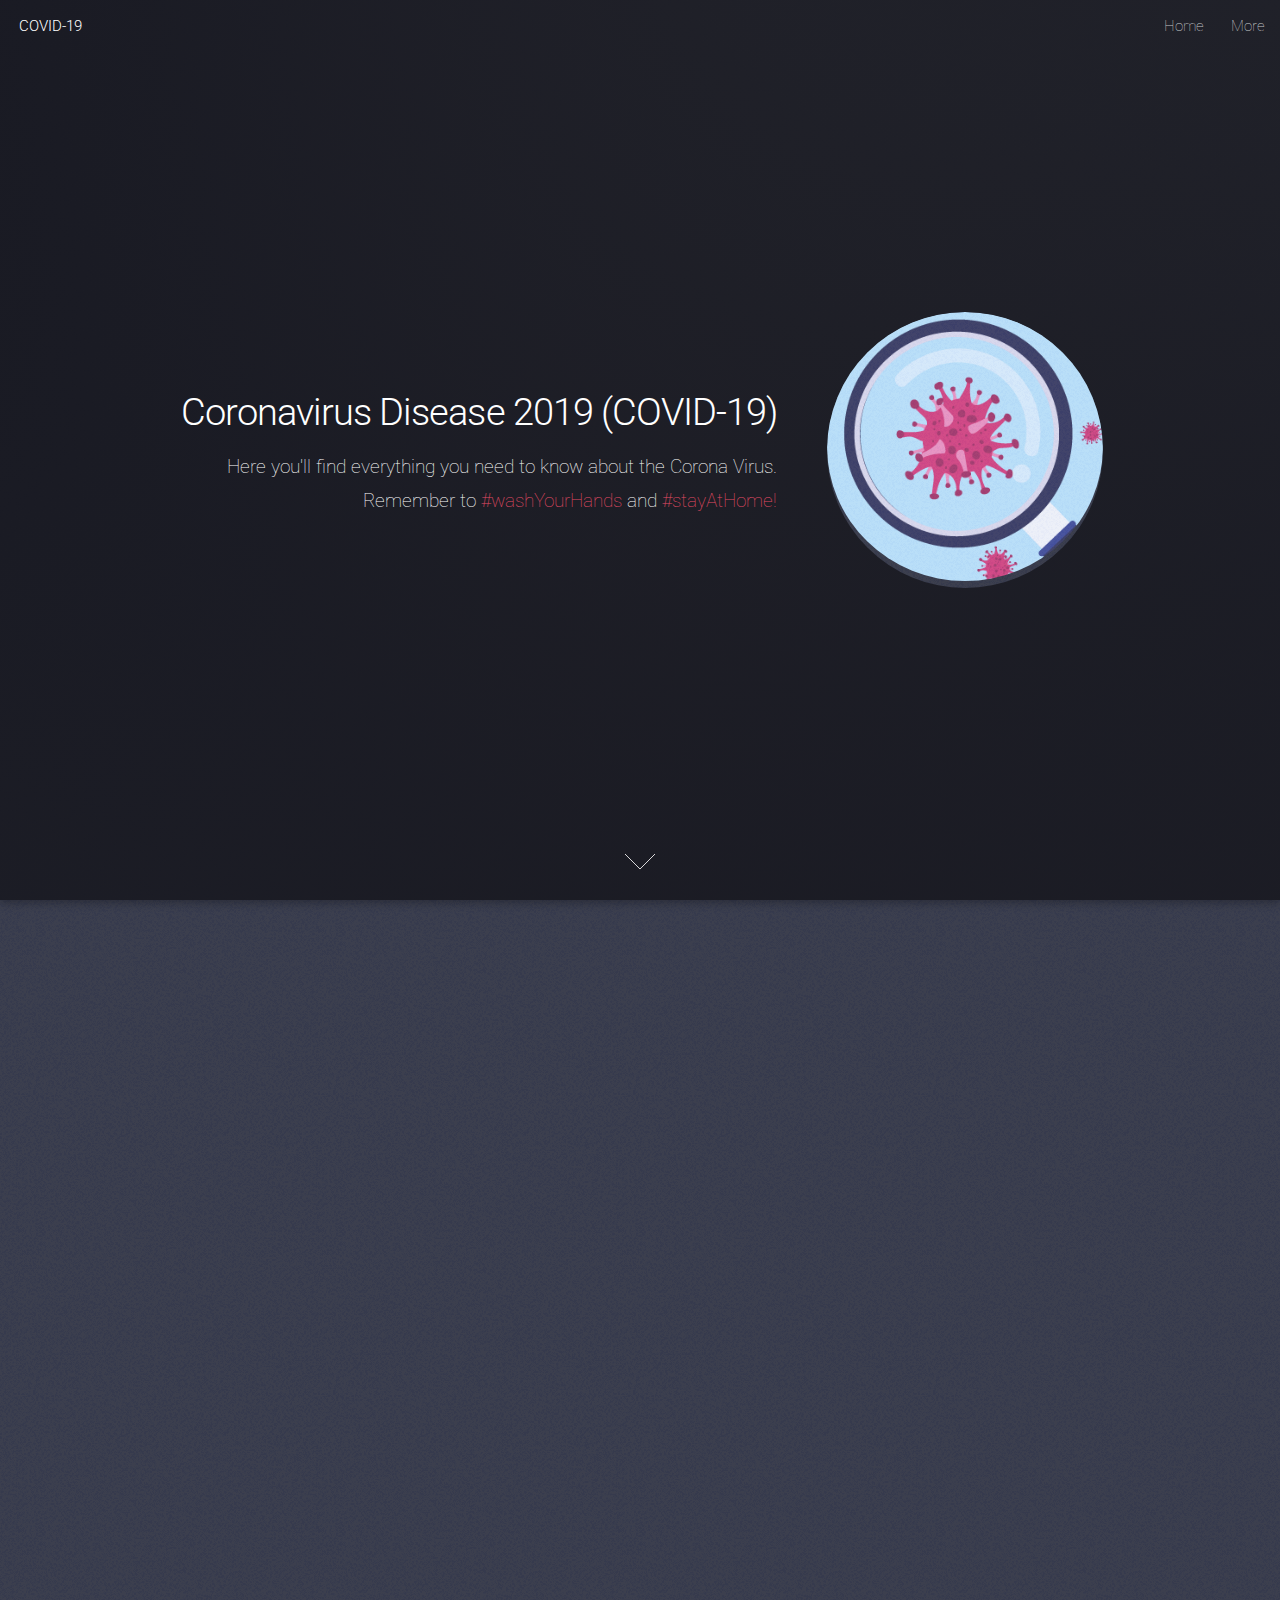
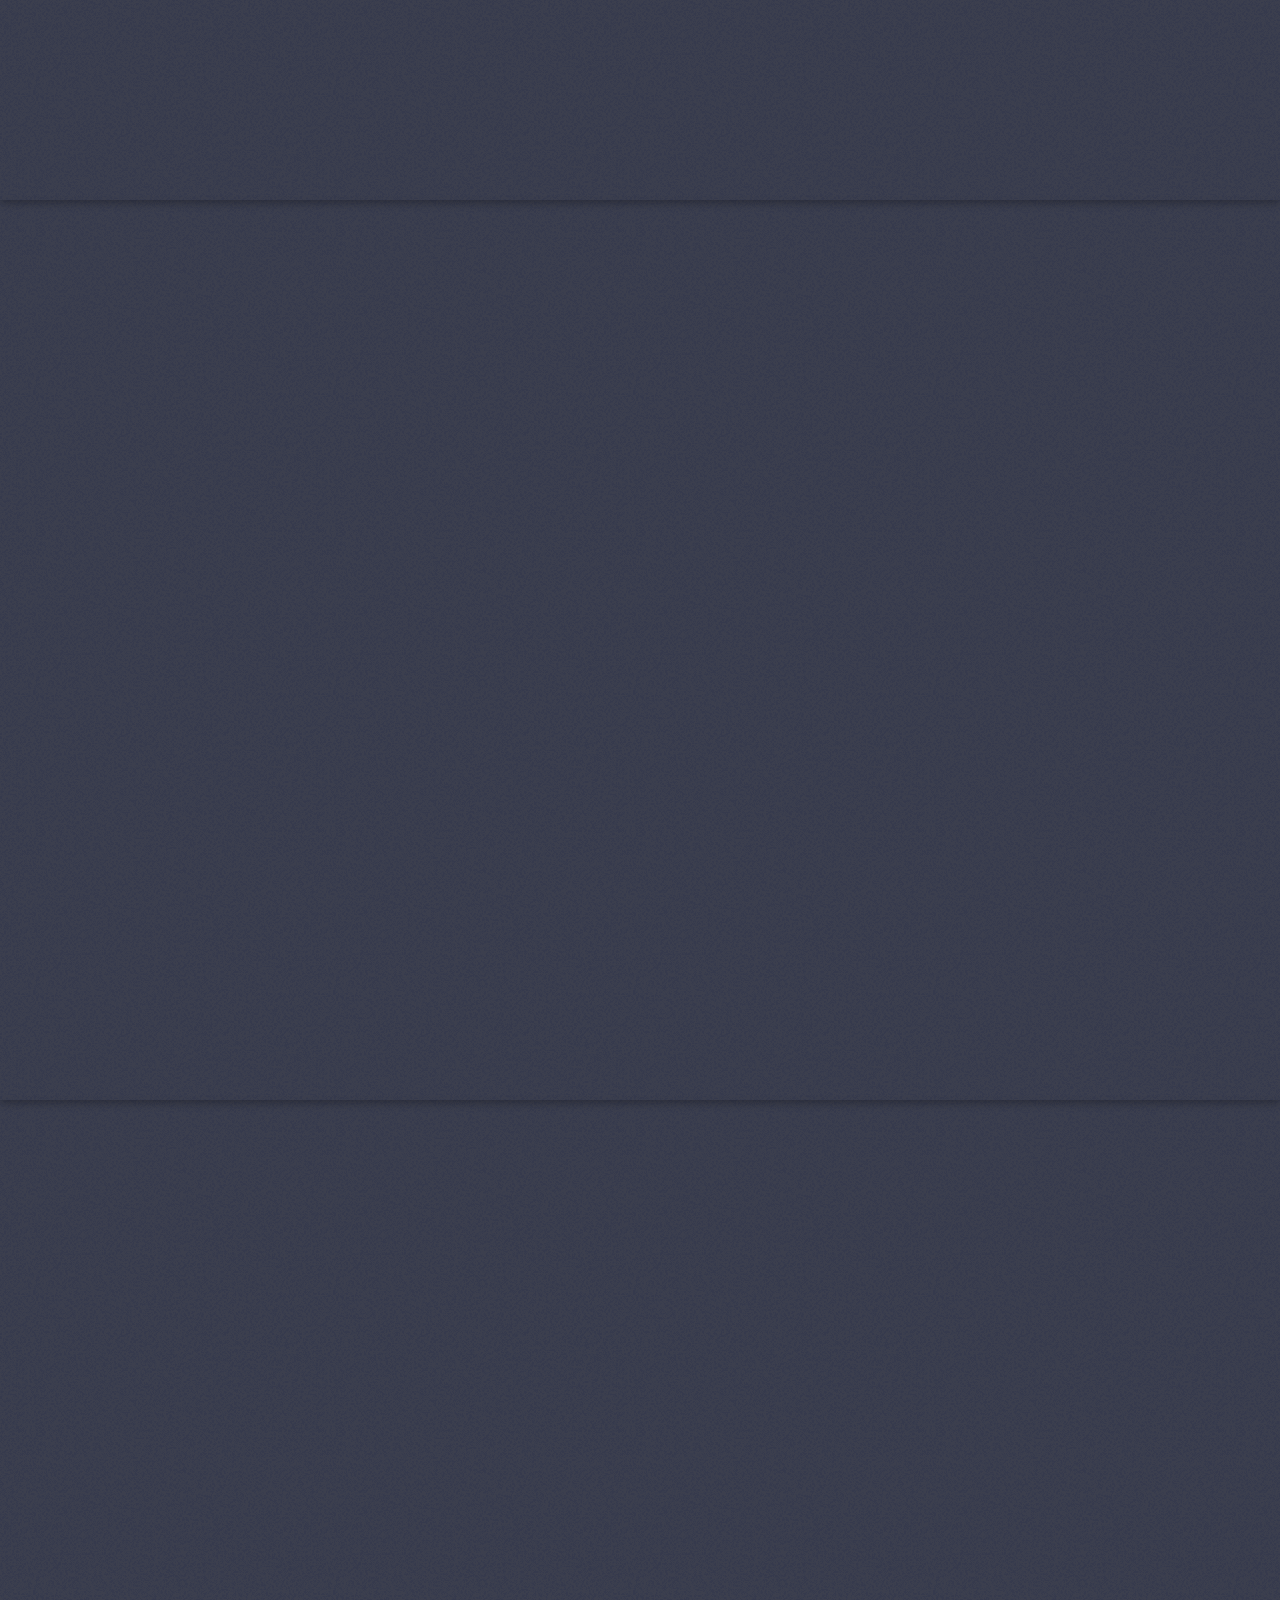
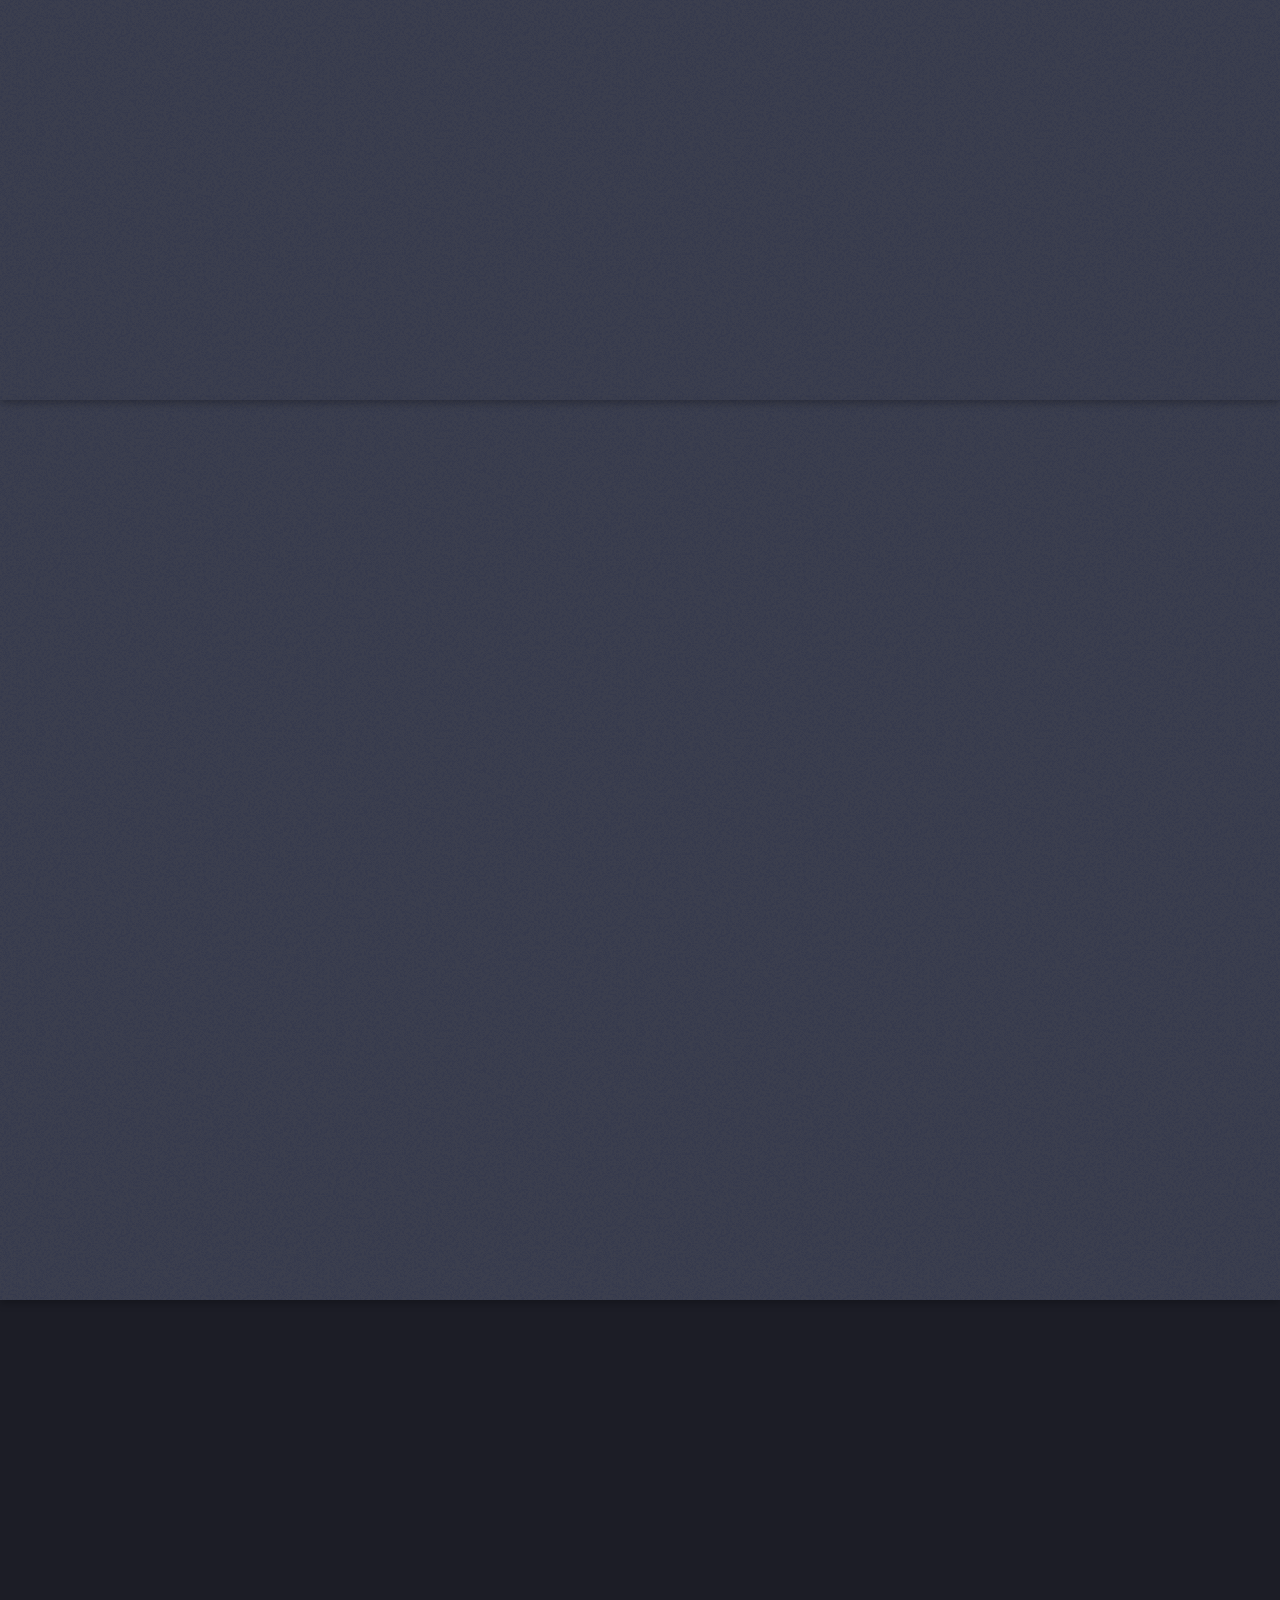
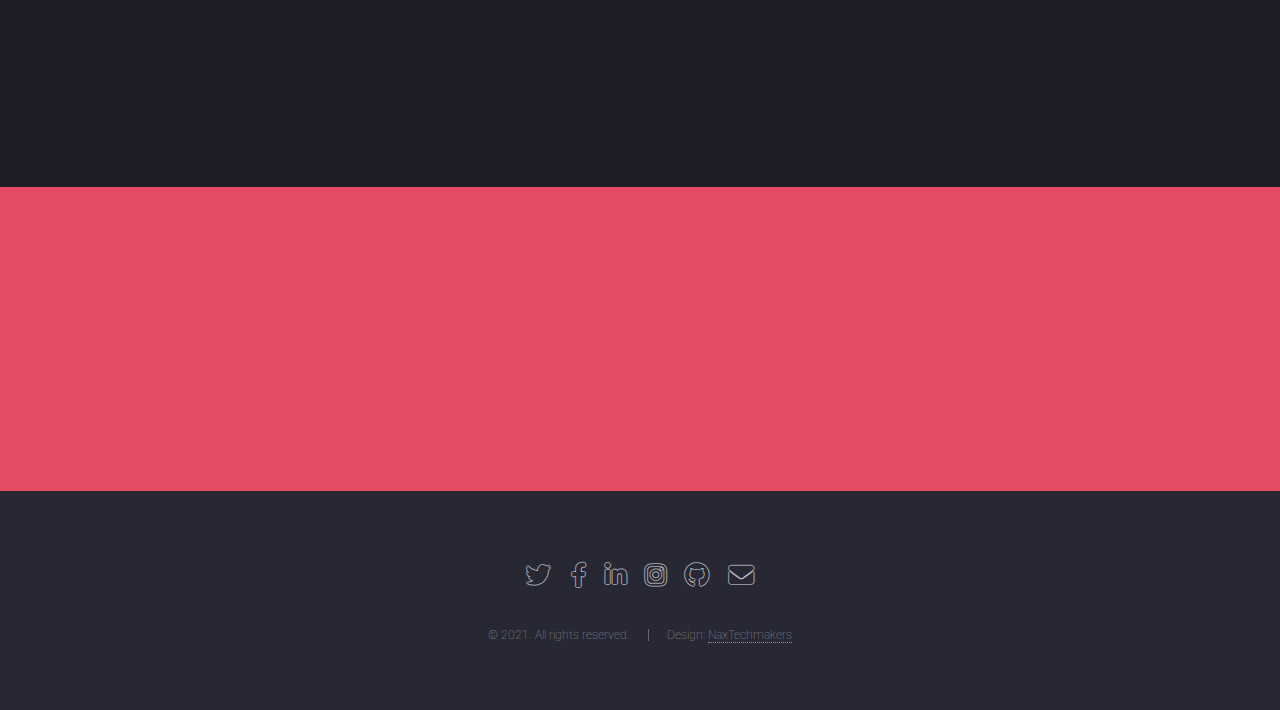
<file: index.html>
<!DOCTYPE HTML>

<html lang="en">
	<head>
		<title>Everything You Need To Know About The Corona Virus</title>
		<meta charset="utf-8" />
		<meta name="viewport" content="width=device-width, initial-scale=1, user-scalable=no" />
		<link rel="stylesheet" href="assets/css/main.css" />
		<noscript><link rel="stylesheet" href="assets/css/noscript.css" /></noscript>
	</head>
	<body class="is-preload landing">
		<div id="page-wrapper">

			<!-- Header -->
				<header id="header">
					<h1 id="logo"><a href="index.html">COVID-19</a></h1>
					<nav id="nav">
						<ul>
							<li><a href="index.html">Home</a></li>
							<li>
								<a href="#">More</a>
								<ul>
									<li><a href="left-sidebar.html">Myths & Misconceptions</a></li>
									<li><a href="right-sidebar.html">Update on Medicine</a></li>
									<!-- <li><a href="no-sidebar.html">No Sidebar</a></li>
									<li> -->
										<a href="#">More</a>
										<ul>
											<li><a href="#">Interesting facts</a></li>
											<!-- <li><a href="#">Memes</a></li> -->
										</ul>
									</li>
								</ul>
							</li>
							<!-- <li><a href="elements.html">Elements</a></li> -->
							<!-- <li><a href="#" class="button primary">Sign Up</a></li> -->
						</ul>
					</nav>
				</header>

			<!-- Banner -->
				<section id="banner">
					<div class="content">
						<header>
							<h2>Coronavirus Disease 2019 (COVID-19)</h2>
							<p>Here you'll find everything you need to know about the Corona Virus.<br />
							Remember to <span class="hashtags"> #washYourHands</span> and <span class="hashtags">#stayAtHome!</span></p>
						</header>
						<span class="image"><img src="images/virus.png" alt="" /></span>
					</div>
					<a href="#one" class="goto-next scrolly">Next</a>
				</section>

			<!-- One -->
				<section id="one" class="spotlight style1 bottom">
					<span class="image fit main"><img src="images/coronavirus.jpg" alt="" /></span>
					<div class="content">
						<div class="container">
							<div class="row">
								<div class="col-4 col-12-medium">
									<header>
										<h2>What is the Corona Virus?</h2>
										<p>The coronavirus disease 2019 (COVID-19) is a communicable respiratory disease caused by a new strain of coronavirus that causes illness in humans.</p>
									</header>
								</div>
								<div class="col-4 col-12-medium">
									<p>The disease caused by the novel coronavirus first identified in Wuhan, China, but it has now spread throughout the world. It has been named coronavirus disease 2019
									(COVID-19):
									<br>
									<strong>‘CO’</strong>  stands for corona,
									<br>
									<strong>‘VI’</strong> for virus, and 
									<br>
									<strong>‘D’</strong> for disease. Formerly, this disease was referred to as
								 ‘2019 novel coronavirus’ or ‘2019-nCoV.’
									</p>
								</div>
								<div class="col-4 col-12-medium">
									<p>The disease spreads from person to person through infected air droplets that are projected during sneezing or coughing.  It can also be transmitted when humans have contact with hands or surfaces that contain the virus and touch their eyes, nose, or mouth with the contaminated hands. </p>
								</div>
							</div>
						</div>
					</div>
					<a href="#two" class="goto-next scrolly">Next</a>
				</section>

			<!-- Two -->
				<section id="two" class="spotlight style2 right">
					<span class="image fit main"><img src="images/signs-symptoms.jpg" alt="" /></span>
					<div class="content">
						<header>
							<h2>Symptoms</h2>
							<p>People may be sick with the virus for 1 to 14 days before developing symptoms.  Most people (about 80%) recover from the disease without needing special treatment.</p>
						</header>
						<p>Infected people may experience:</p>
						<ul>
							<li>Cough</li>
							<li>Fever</li>
							<li>Tiredness</li>
							<li>Difficulty breathing(severe cases)</li>
						</ul>
						<!-- <ul class="actions">
							<li><a href="#" class="button">Learn More</a></li>
						</ul> -->
					</div>
					<a href="#three" class="goto-next scrolly">Next</a>
				</section>

			<!-- Three -->
				<section id="three" class="spotlight style3 left">
					<span class="image fit main bottom"><img src="images/stay-safe.jpg" alt="" /></span>
					<div class="content">
						<header>
							<h2>Prevention</h2>
							<p>To keep you and others safe, Do:</p>
						</header>
						<ul>
							<li>Wash your hands regularly for 20 seconds, with soap and water or alcohol-based hand rub
							</li>
							<li>
								Cover your nose and mouth with a disposable tissue or flexed elbow when you cough or sneeze
							</li>
							<li>
								Avoid close contact (1 meter or 3 feet) with people who are unwell
							</li>
							<li>
								Stay home and self-isolate from others in the household if you feel unwell
							</li>
							<h4>Don't:</h4>
							<li>Touch your eyes, nose, or mouth if your hands are not clean</li>
						</ul>
						<!-- <ul class="actions">
							<li><a href="#" class="button">Learn More</a></li>
						</ul> -->
					</div>
					<a href="#four" class="goto-next scrolly">Next</a>
				</section>

							<!-- Two -->
							<section id="two" class="spotlight style2 right">
								<span class="image fit main"><img src="images/signs-symptoms.jpg" alt="" /></span>
								<div class="content">
									<header>
										<h2>Treatment</h2>
										<p>There is no specific medicine to prevent or treat coronavirus disease (COVID-19). People may need supportive care to help them breathe.</p>
									</header>
									<p>
										If you have mild symptoms, stay at home until you’ve recovered. You can relieve your symptoms if you:
									</p>

									<ul>
										<li>Rest and Sleep</li>
										<li>Keep Warm</li>
										<li>Take plenty of fluids</li>
										<li>Use aroom humidifier or take a hot shower to help ease a sore throat and cough</li>
									</ul>
									<!-- <ul class="actions">
										<li><a href="#" class="button">Learn More</a></li>
									</ul> -->
								</div>
								<a href="#three" class="goto-next scrolly">Next</a>
							</section>

			<!-- Four -->
				<section id="four" class="wrapper style1 special fade-up">
					<div class="container">
						<header class="major">
							<h2>Important Links to stay Updated about the virus</h2>
						</header>
						<div class="box alt">
							<div class="row gtr-uniform">
								<section class="col-6 col-6-medium col-12-xsmall">
									<span class="icon solid alt major fa-chart-area"></span>
									<h3>	<a href="https://www.who.int/emergencies/diseases/novel-coronavirus-2019"> World Health Organization </a></h3>
								</section>
								<section class="col-6 col-6-medium col-12-xsmall">
									<span class="icon solid alt major fa-comment"></span>
									<h3> <a href="https://covid19.who.int/"> Global Covid-19 Dashboard </a></h3>
								</section>
							</div>
						</div>
						<footer class="major">
							<!-- <ul class="actions special">
								<li><a href="#" class="button">Magna sed feugiat</a></li>
							</ul> -->
						</footer>
					</div>
				</section>

			<!-- Five -->
				<section id="five" class="wrapper style2 special fade">
					<div class="container">
						<header>
							<h2>Receive Updates</h2>
							<p>Receive COVID-19 Live updates in your email</p>
						</header>
						<form method="post" action="#" class="cta">
							<div class="row gtr-uniform gtr-50">
								<div class="col-8 col-12-xsmall"><input type="email" name="email" id="email" placeholder="Your Email Address" /></div>
								<div class="col-4 col-12-xsmall"><input type="submit" value="Get Started" class="fit primary" /></div>
							</div>
						</form>
					</div>
				</section>

			<!-- Footer -->
				<footer id="footer">
					<ul class="icons">
						<li><a href="#" class="icon brands alt fa-twitter"><span class="label">Twitter</span></a></li>
						<li><a href="#" class="icon brands alt fa-facebook-f"><span class="label">Facebook</span></a></li>
						<li><a href="#" class="icon brands alt fa-linkedin-in"><span class="label">LinkedIn</span></a></li>
						<li><a href="#" class="icon brands alt fa-instagram"><span class="label">Instagram</span></a></li>
						<li><a href="#" class="icon brands alt fa-github"><span class="label">GitHub</span></a></li>
						<li><a href="#" class="icon solid alt fa-envelope"><span class="label">Email</span></a></li>
					</ul>
					<ul class="copyright">
						<li>&copy; 2021. All rights reserved.</li><li>Design: <a href="http://naxtechmakers.com/">NaxTechmakers</a></li>
					</ul>
				</footer>

		</div>

		<!-- Scripts -->
			<script src="assets/js/jquery.min.js"></script>
			<script src="assets/js/jquery.scrolly.min.js"></script>
			<script src="assets/js/jquery.dropotron.min.js"></script>
			<script src="assets/js/jquery.scrollex.min.js"></script>
			<script src="assets/js/browser.min.js"></script>
			<script src="assets/js/breakpoints.min.js"></script>
			<script src="assets/js/util.js"></script>
			<script src="assets/js/main.js"></script>

	</body>
</html>
</file>
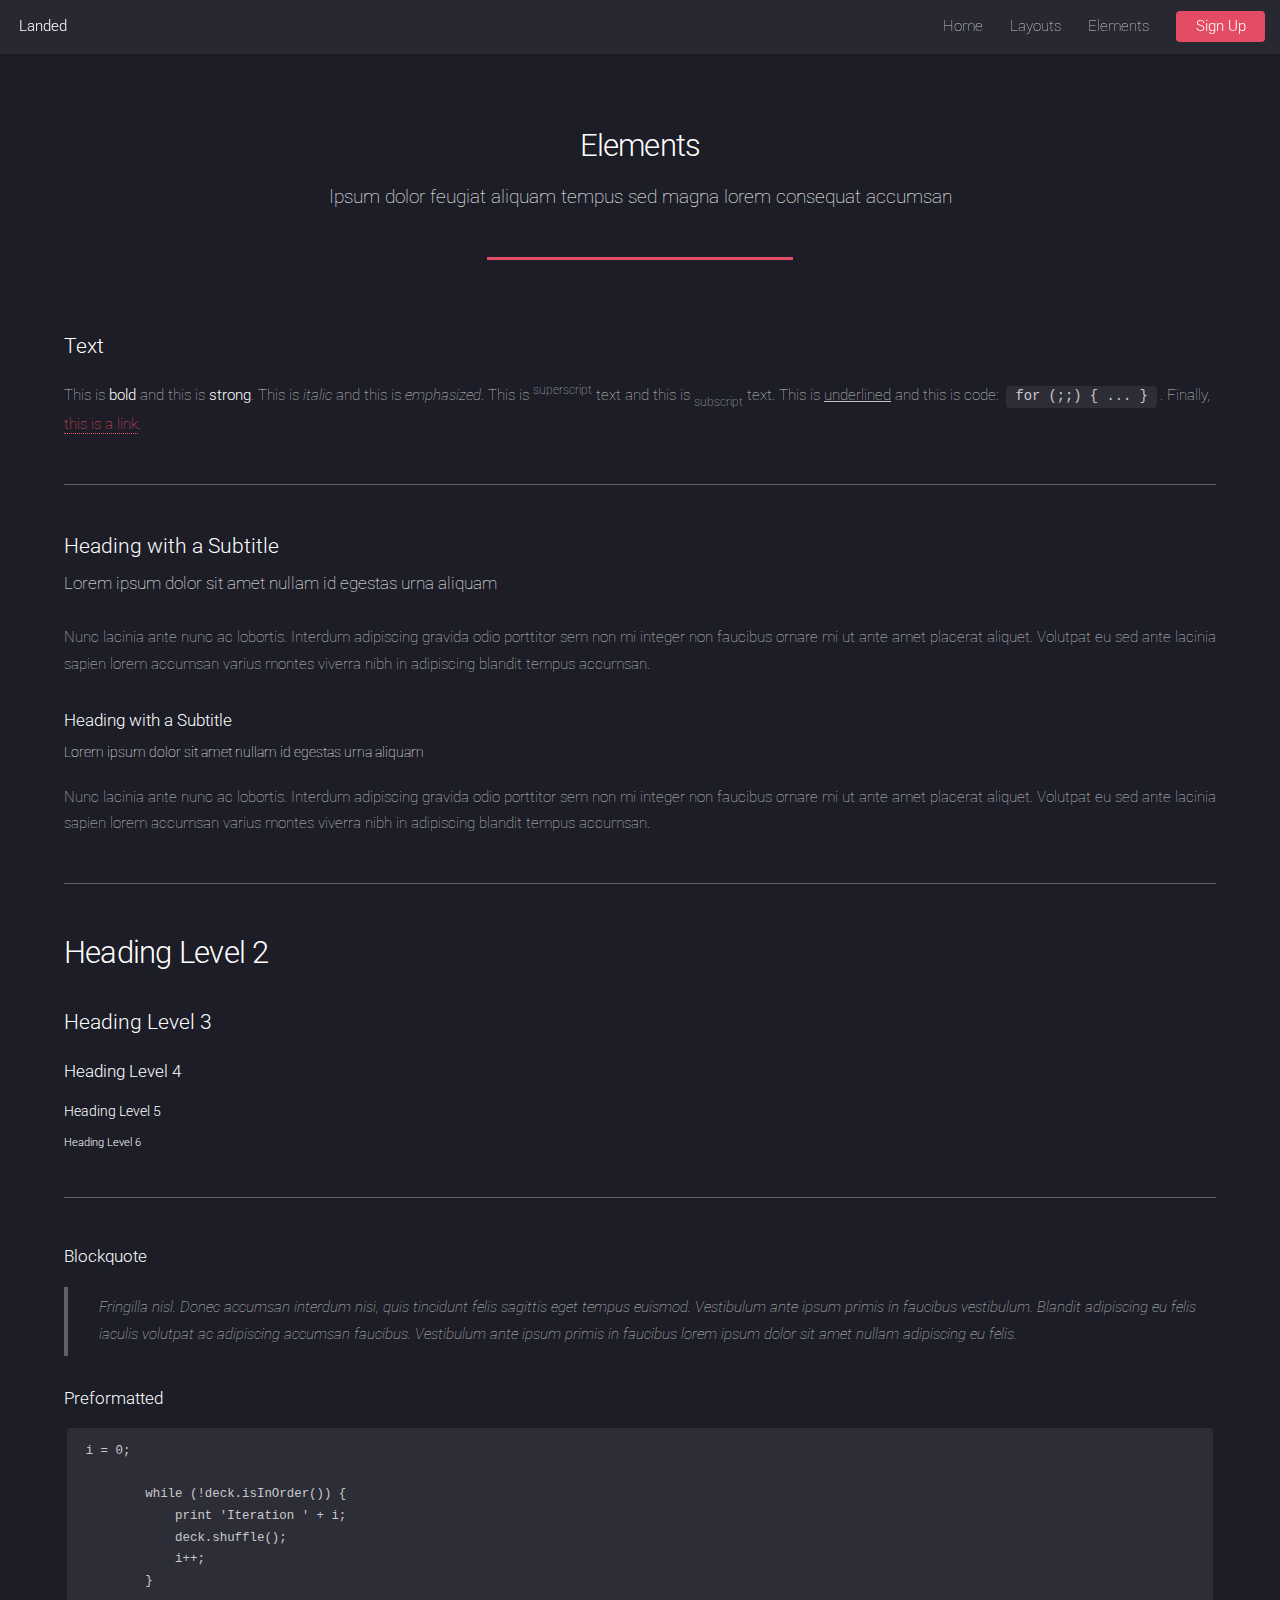
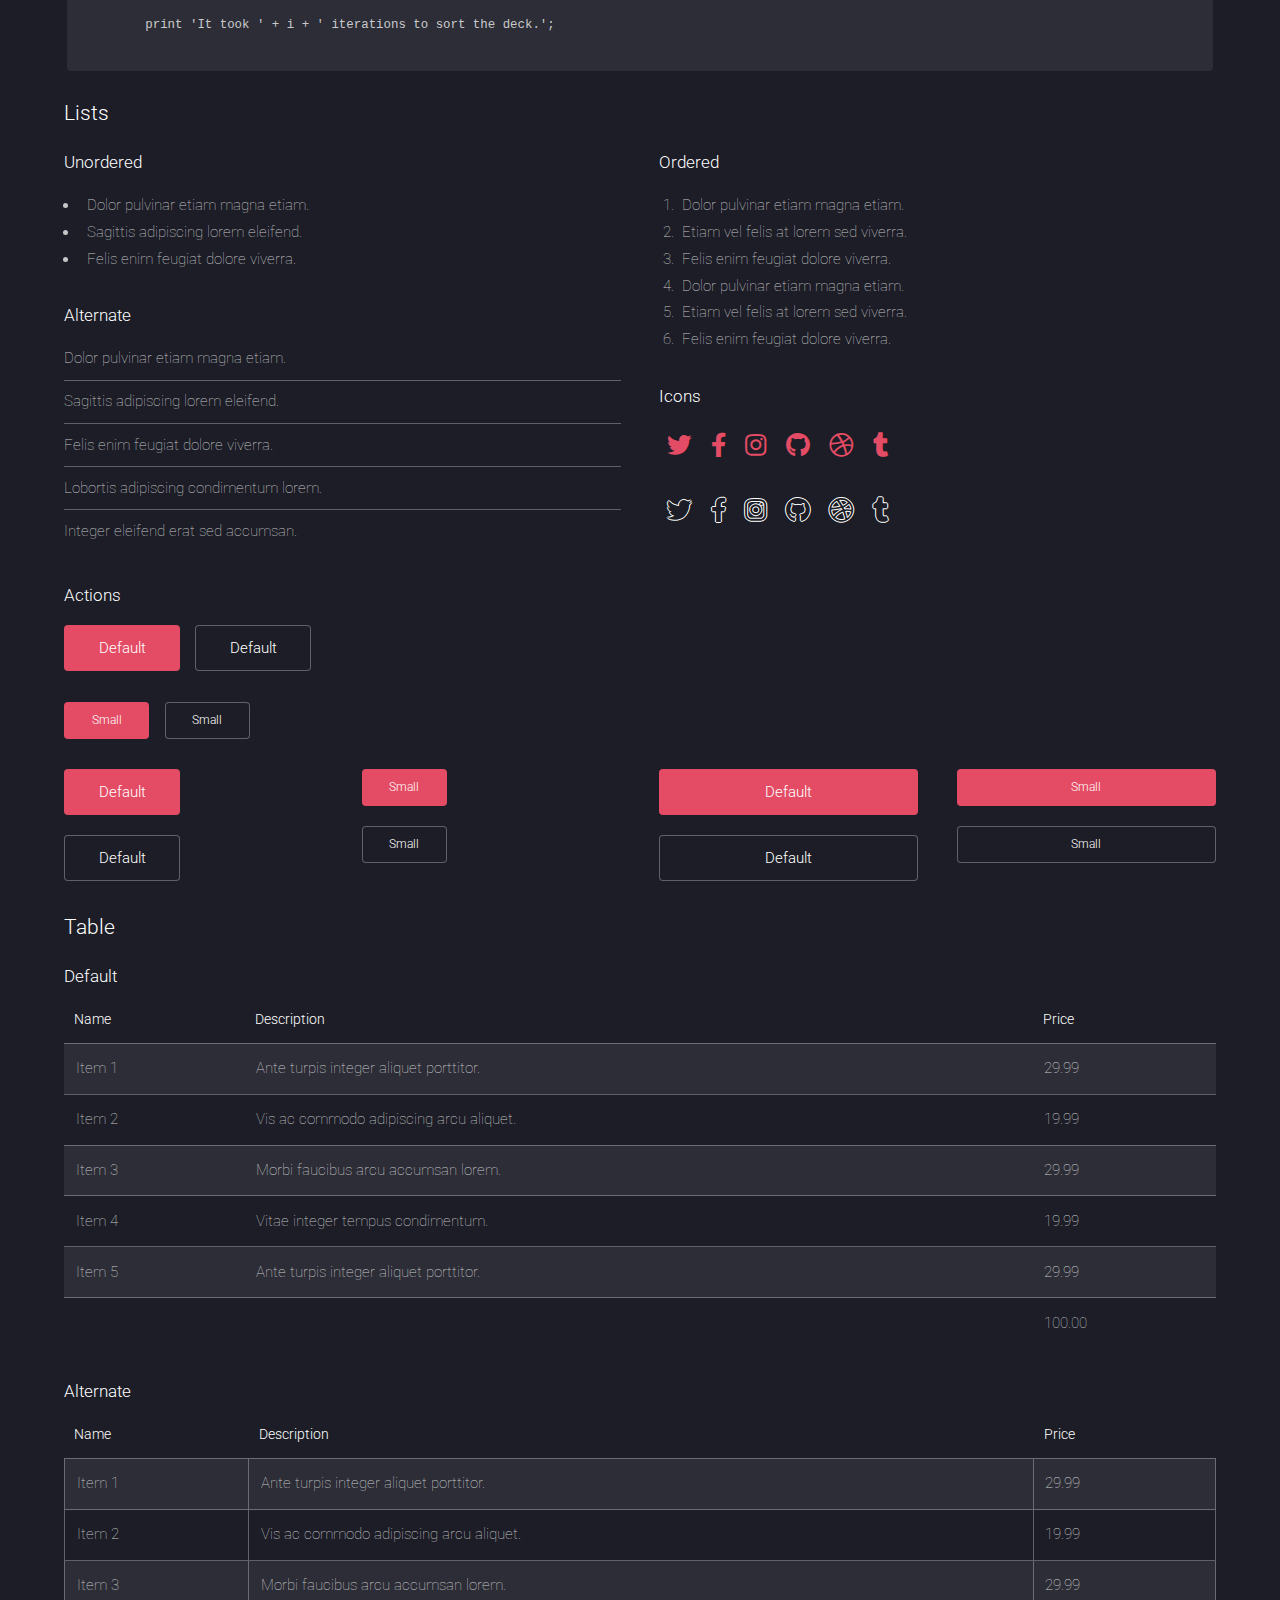
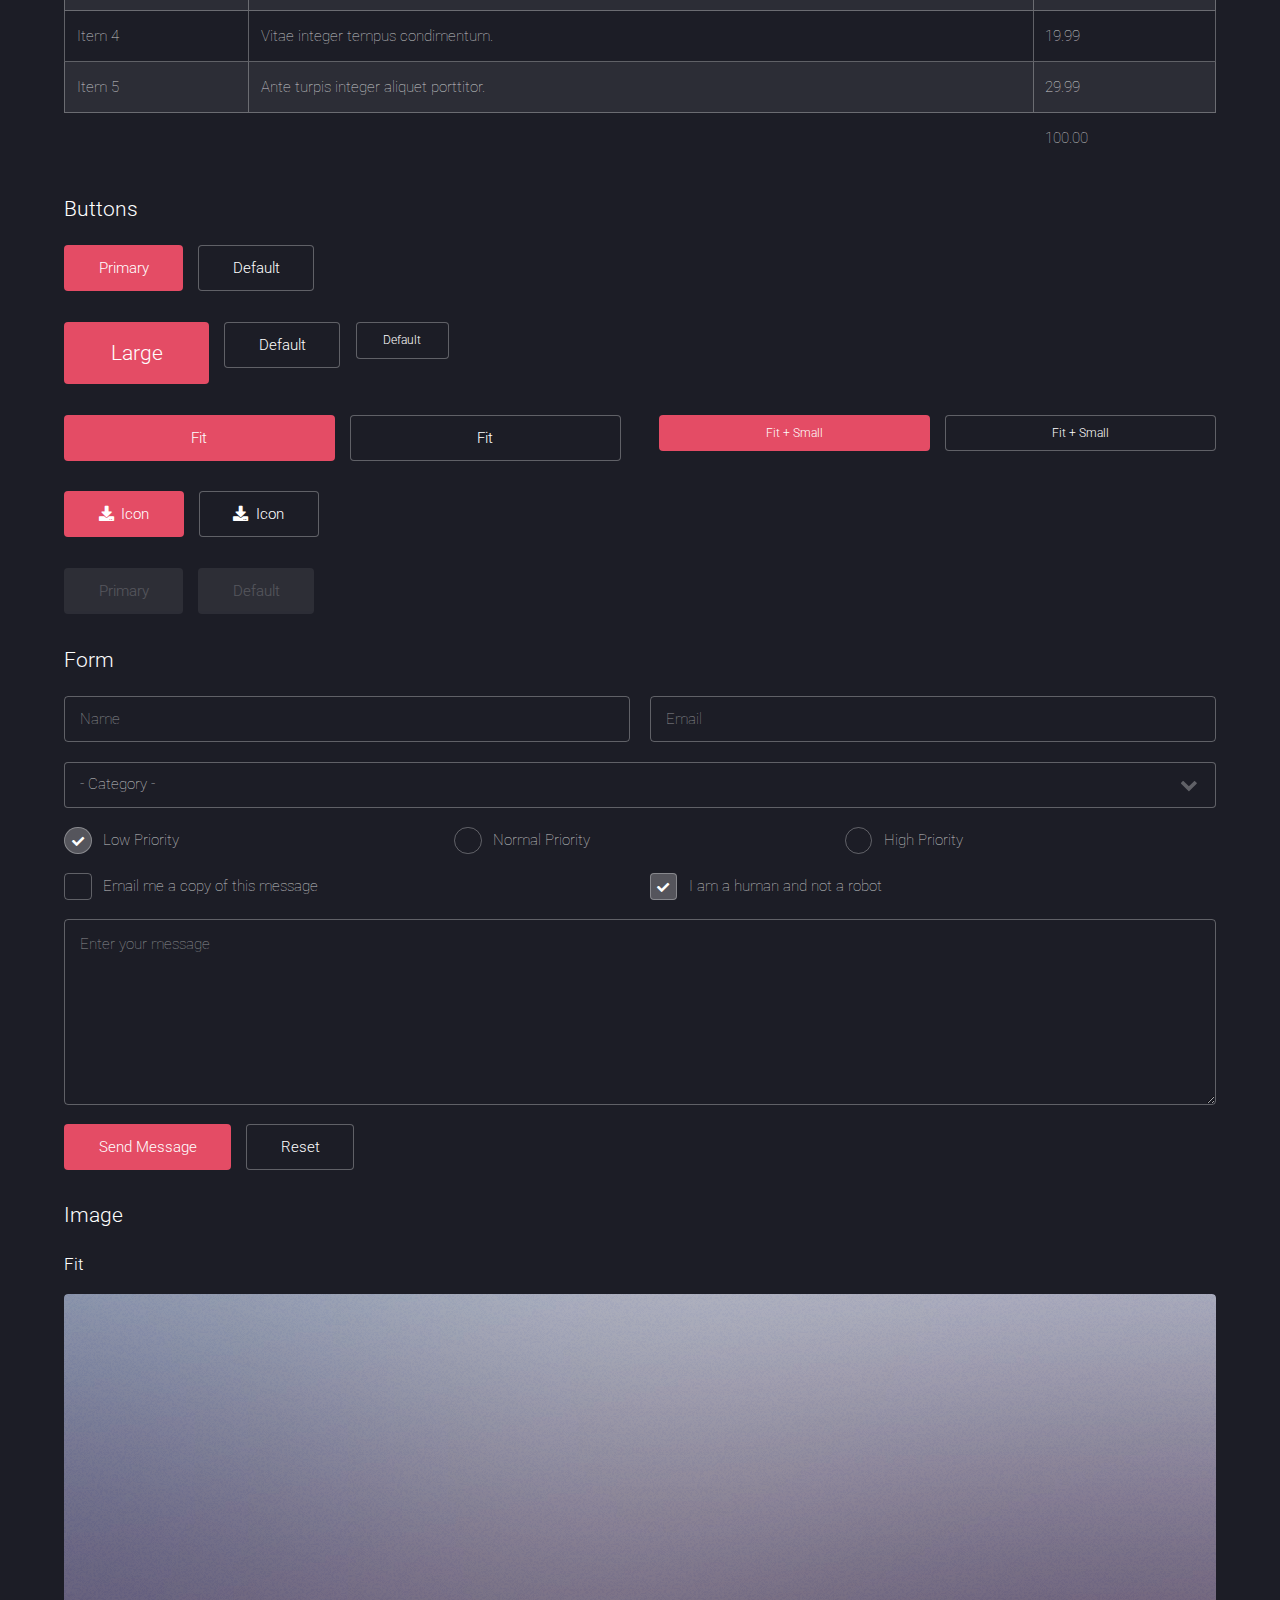
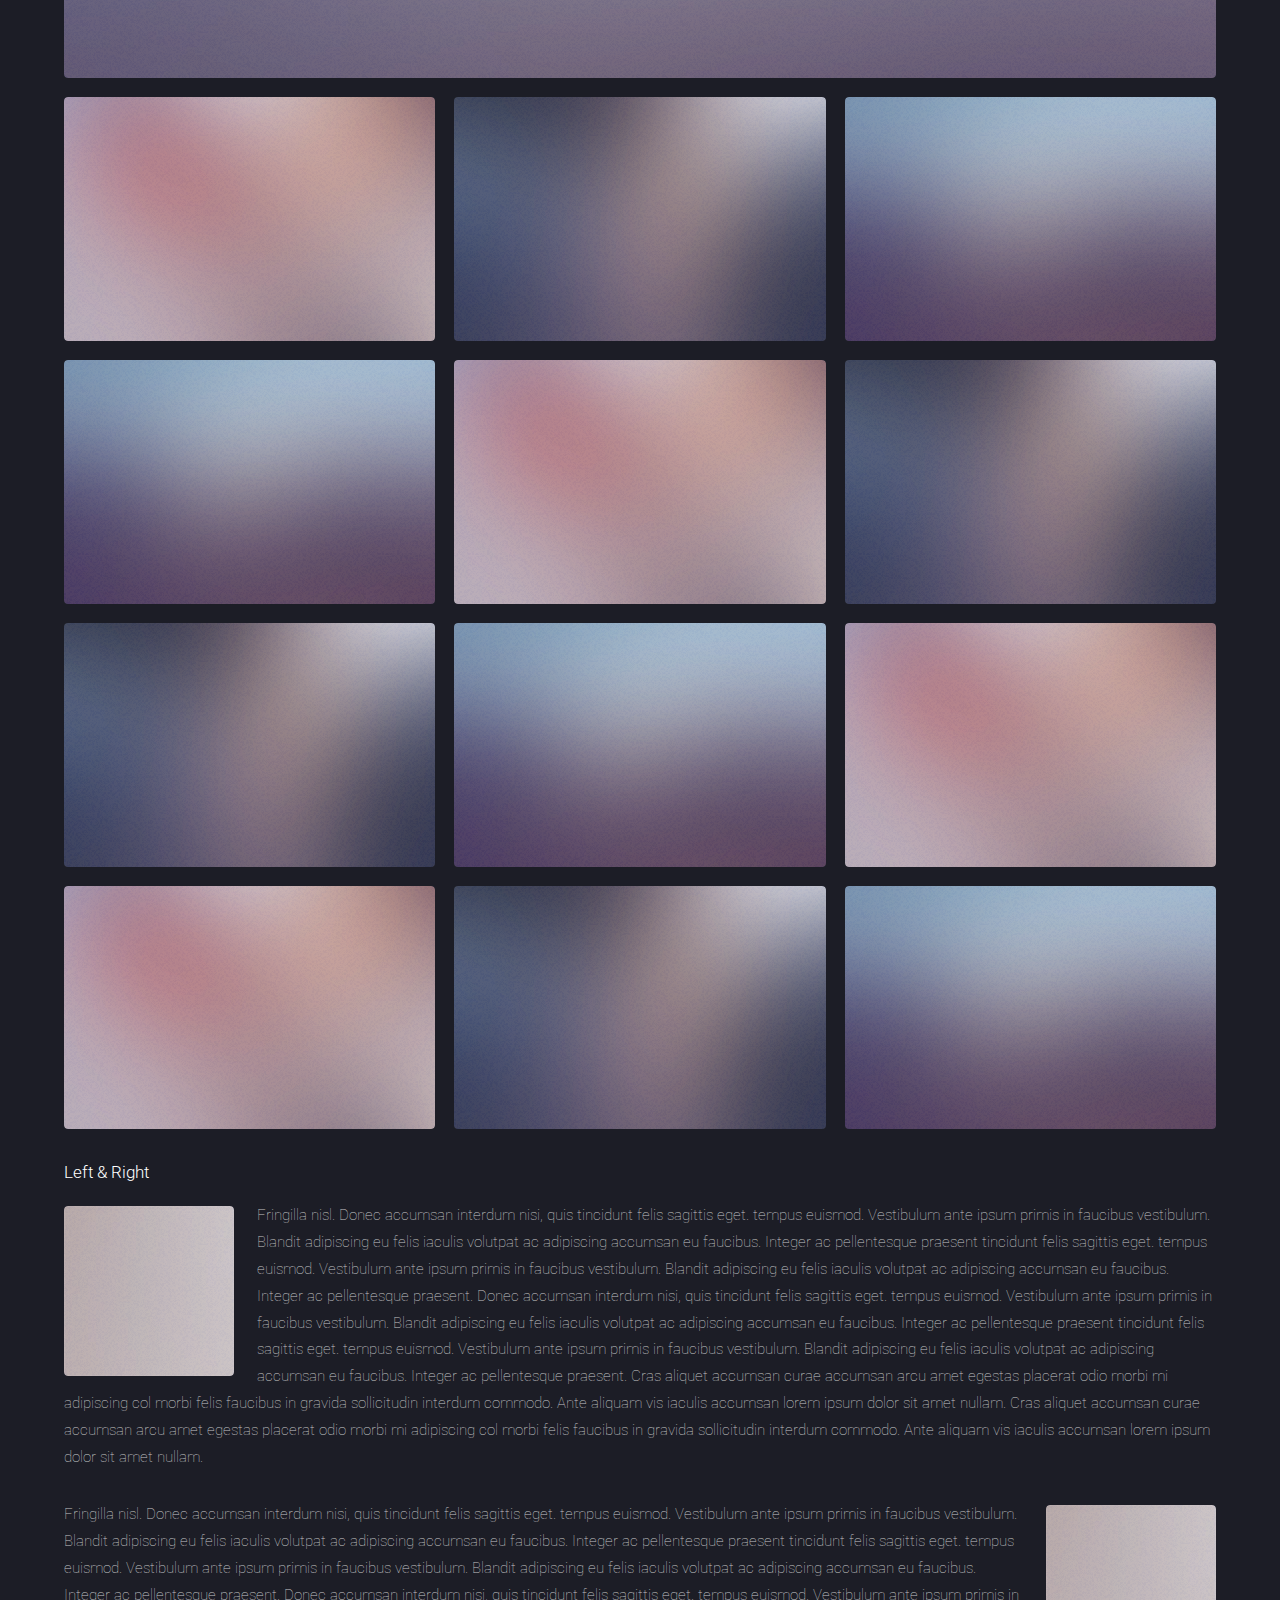
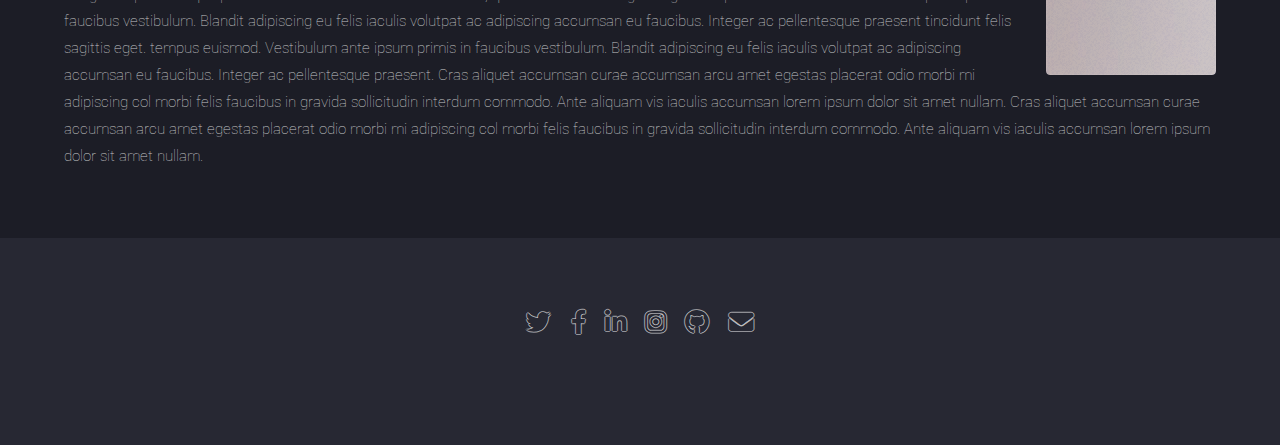
<file: elements.html>
<!DOCTYPE HTML>

<html>
	<head>
		<title>Elements - Landed by HTML5 UP</title>
		<meta charset="utf-8" />
		<meta name="viewport" content="width=device-width, initial-scale=1, user-scalable=no" />
		<link rel="stylesheet" href="assets/css/main.css" />
		<noscript><link rel="stylesheet" href="assets/css/noscript.css" /></noscript>
	</head>
	<body class="is-preload">
		<div id="page-wrapper">

			<!-- Header -->
				<header id="header">
					<h1 id="logo"><a href="index.html">Landed</a></h1>
					<nav id="nav">
						<ul>
							<li><a href="index.html">Home</a></li>
							<li>
								<a href="#">Layouts</a>
								<ul>
									<li><a href="left-sidebar.html">Left Sidebar</a></li>
									<li><a href="right-sidebar.html">Right Sidebar</a></li>
									<li><a href="no-sidebar.html">No Sidebar</a></li>
									<li>
										<a href="#">Submenu</a>
										<ul>
											<li><a href="#">Option 1</a></li>
											<li><a href="#">Option 2</a></li>
											<li><a href="#">Option 3</a></li>
											<li><a href="#">Option 4</a></li>
										</ul>
									</li>
								</ul>
							</li>
							<li><a href="elements.html">Elements</a></li>
							<li><a href="#" class="button primary">Sign Up</a></li>
						</ul>
					</nav>
				</header>

			<!-- Main -->
				<div id="main" class="wrapper style1">
					<div class="container">
						<header class="major">
							<h2>Elements</h2>
							<p>Ipsum dolor feugiat aliquam tempus sed magna lorem consequat accumsan</p>
						</header>

						<!-- Text -->
							<section>
								<h3>Text</h3>
								<p>This is <b>bold</b> and this is <strong>strong</strong>. This is <i>italic</i> and this is <em>emphasized</em>.
								This is <sup>superscript</sup> text and this is <sub>subscript</sub> text.
								This is <u>underlined</u> and this is code: <code>for (;;) { ... }</code>. Finally, <a href="#">this is a link</a>.</p>

								<hr />

								<header>
									<h3>Heading with a Subtitle</h3>
									<p>Lorem ipsum dolor sit amet nullam id egestas urna aliquam</p>
								</header>
								<p>Nunc lacinia ante nunc ac lobortis. Interdum adipiscing gravida odio porttitor sem non mi integer non faucibus ornare mi ut ante amet placerat aliquet. Volutpat eu sed ante lacinia sapien lorem accumsan varius montes viverra nibh in adipiscing blandit tempus accumsan.</p>
								<header>
									<h4>Heading with a Subtitle</h4>
									<p>Lorem ipsum dolor sit amet nullam id egestas urna aliquam</p>
								</header>
								<p>Nunc lacinia ante nunc ac lobortis. Interdum adipiscing gravida odio porttitor sem non mi integer non faucibus ornare mi ut ante amet placerat aliquet. Volutpat eu sed ante lacinia sapien lorem accumsan varius montes viverra nibh in adipiscing blandit tempus accumsan.</p>

								<hr />

								<h2>Heading Level 2</h2>
								<h3>Heading Level 3</h3>
								<h4>Heading Level 4</h4>
								<h5>Heading Level 5</h5>
								<h6>Heading Level 6</h6>

								<hr />

								<h4>Blockquote</h4>
								<blockquote>Fringilla nisl. Donec accumsan interdum nisi, quis tincidunt felis sagittis eget tempus euismod. Vestibulum ante ipsum primis in faucibus vestibulum. Blandit adipiscing eu felis iaculis volutpat ac adipiscing accumsan faucibus. Vestibulum ante ipsum primis in faucibus lorem ipsum dolor sit amet nullam adipiscing eu felis.</blockquote>

								<h4>Preformatted</h4>
								<pre><code>i = 0;

	while (!deck.isInOrder()) {
	    print 'Iteration ' + i;
	    deck.shuffle();
	    i++;
	}

	print 'It took ' + i + ' iterations to sort the deck.';
	</code></pre>
							</section>

						<!-- Lists -->
							<section>
								<h3>Lists</h3>
								<div class="row">
									<div class="col-6 col-12-xsmall">

										<h4>Unordered</h4>
										<ul>
											<li>Dolor pulvinar etiam magna etiam.</li>
											<li>Sagittis adipiscing lorem eleifend.</li>
											<li>Felis enim feugiat dolore viverra.</li>
										</ul>

										<h4>Alternate</h4>
										<ul class="alt">
											<li>Dolor pulvinar etiam magna etiam.</li>
											<li>Sagittis adipiscing lorem eleifend.</li>
											<li>Felis enim feugiat dolore viverra.</li>
											<li>Lobortis adipiscing condimentum lorem.</li>
											<li>Integer eleifend erat sed accumsan.</li>
										</ul>

									</div>
									<div class="col-6 col-12-xsmall">

										<h4>Ordered</h4>
										<ol>
											<li>Dolor pulvinar etiam magna etiam.</li>
											<li>Etiam vel felis at lorem sed viverra.</li>
											<li>Felis enim feugiat dolore viverra.</li>
											<li>Dolor pulvinar etiam magna etiam.</li>
											<li>Etiam vel felis at lorem sed viverra.</li>
											<li>Felis enim feugiat dolore viverra.</li>
										</ol>

										<h4>Icons</h4>
										<ul class="icons">
											<li><a href="#" class="icon brands fa-twitter"><span class="label">Twitter</span></a></li>
											<li><a href="#" class="icon brands fa-facebook-f"><span class="label">Facebook</span></a></li>
											<li><a href="#" class="icon brands fa-instagram"><span class="label">Instagram</span></a></li>
											<li><a href="#" class="icon brands fa-github"><span class="label">Github</span></a></li>
											<li><a href="#" class="icon brands fa-dribbble"><span class="label">Dribbble</span></a></li>
											<li><a href="#" class="icon brands fa-tumblr"><span class="label">Tumblr</span></a></li>
										</ul>
										<ul class="icons">
											<li><a href="#" class="icon brands alt fa-twitter"><span class="label">Twitter</span></a></li>
											<li><a href="#" class="icon brands alt fa-facebook-f"><span class="label">Facebook</span></a></li>
											<li><a href="#" class="icon brands alt fa-instagram"><span class="label">Instagram</span></a></li>
											<li><a href="#" class="icon brands alt fa-github"><span class="label">Github</span></a></li>
											<li><a href="#" class="icon brands alt fa-dribbble"><span class="label">Dribbble</span></a></li>
											<li><a href="#" class="icon brands alt fa-tumblr"><span class="label">Tumblr</span></a></li>
										</ul>

									</div>
								</div>

								<h4>Actions</h4>
								<ul class="actions">
									<li><a href="#" class="button primary">Default</a></li>
									<li><a href="#" class="button">Default</a></li>
								</ul>
								<ul class="actions small">
									<li><a href="#" class="button primary small">Small</a></li>
									<li><a href="#" class="button small">Small</a></li>
								</ul>
								<div class="row">
									<div class="col-3 col-6-medium col-12-xsmall">
										<ul class="actions stacked">
											<li><a href="#" class="button primary">Default</a></li>
											<li><a href="#" class="button">Default</a></li>
										</ul>
									</div>
									<div class="col-3 col-6-medium col-12-xsmall">
										<ul class="actions stacked">
											<li><a href="#" class="button primary small">Small</a></li>
											<li><a href="#" class="button small">Small</a></li>
										</ul>
									</div>
									<div class="col-3 col-6-medium col-12-xsmall">
										<ul class="actions stacked">
											<li><a href="#" class="button primary fit">Default</a></li>
											<li><a href="#" class="button fit">Default</a></li>
										</ul>
									</div>
									<div class="col-3 col-6-medium col-12-xsmall">
										<ul class="actions stacked">
											<li><a href="#" class="button primary small fit">Small</a></li>
											<li><a href="#" class="button small fit">Small</a></li>
										</ul>
									</div>
								</div>
							</section>

						<!-- Table -->
							<section>
								<h3>Table</h3>
								<h4>Default</h4>
								<div class="table-wrapper">
									<table>
										<thead>
											<tr>
												<th>Name</th>
												<th>Description</th>
												<th>Price</th>
											</tr>
										</thead>
										<tbody>
											<tr>
												<td>Item 1</td>
												<td>Ante turpis integer aliquet porttitor.</td>
												<td>29.99</td>
											</tr>
											<tr>
												<td>Item 2</td>
												<td>Vis ac commodo adipiscing arcu aliquet.</td>
												<td>19.99</td>
											</tr>
											<tr>
												<td>Item 3</td>
												<td> Morbi faucibus arcu accumsan lorem.</td>
												<td>29.99</td>
											</tr>
											<tr>
												<td>Item 4</td>
												<td>Vitae integer tempus condimentum.</td>
												<td>19.99</td>
											</tr>
											<tr>
												<td>Item 5</td>
												<td>Ante turpis integer aliquet porttitor.</td>
												<td>29.99</td>
											</tr>
										</tbody>
										<tfoot>
											<tr>
												<td colspan="2"></td>
												<td>100.00</td>
											</tr>
										</tfoot>
									</table>
								</div>
								<h4>Alternate</h4>
								<div class="table-wrapper">
									<table class="alt">
										<thead>
											<tr>
												<th>Name</th>
												<th>Description</th>
												<th>Price</th>
											</tr>
										</thead>
										<tbody>
											<tr>
												<td>Item 1</td>
												<td>Ante turpis integer aliquet porttitor.</td>
												<td>29.99</td>
											</tr>
											<tr>
												<td>Item 2</td>
												<td>Vis ac commodo adipiscing arcu aliquet.</td>
												<td>19.99</td>
											</tr>
											<tr>
												<td>Item 3</td>
												<td> Morbi faucibus arcu accumsan lorem.</td>
												<td>29.99</td>
											</tr>
											<tr>
												<td>Item 4</td>
												<td>Vitae integer tempus condimentum.</td>
												<td>19.99</td>
											</tr>
											<tr>
												<td>Item 5</td>
												<td>Ante turpis integer aliquet porttitor.</td>
												<td>29.99</td>
											</tr>
										</tbody>
										<tfoot>
											<tr>
												<td colspan="2"></td>
												<td>100.00</td>
											</tr>
										</tfoot>
									</table>
								</div>
							</section>

						<!-- Buttons -->
							<section>
								<h3>Buttons</h3>
								<ul class="actions">
									<li><a href="#" class="button primary">Primary</a></li>
									<li><a href="#" class="button">Default</a></li>
								</ul>
								<ul class="actions">
									<li><a href="#" class="button primary large">Large</a></li>
									<li><a href="#" class="button">Default</a></li>
									<li><a href="#" class="button small">Default</a></li>
								</ul>
								<div class="row">
									<div class="col-6 col-12-xsmall">
										<ul class="actions fit">
											<li><a href="#" class="button primary fit">Fit</a></li>
											<li><a href="#" class="button fit">Fit</a></li>
										</ul>
									</div>
									<div class="col-6 col-12-xsmall">
										<ul class="actions fit small">
											<li><a href="#" class="button primary fit small">Fit + Small</a></li>
											<li><a href="#" class="button fit small">Fit + Small</a></li>
										</ul>
									</div>
								</div>
								<ul class="actions">
									<li><a href="#" class="button primary icon solid fa-download">Icon</a></li>
									<li><a href="#" class="button icon solid fa-download">Icon</a></li>
								</ul>
								<ul class="actions">
									<li><span class="button primary disabled">Primary</span></li>
									<li><span class="button disabled">Default</span></li>
								</ul>
							</section>

						<!-- Form -->
							<section>
								<h3>Form</h3>
								<form method="post" action="#">
									<div class="row gtr-uniform gtr-50">
										<div class="col-6 col-12-xsmall">
											<input type="text" name="name" id="name" value="" placeholder="Name" />
										</div>
										<div class="col-6 col-12-xsmall">
											<input type="email" name="email" id="email" value="" placeholder="Email" />
										</div>
										<div class="col-12">
											<select name="category" id="category">
												<option value="">- Category -</option>
												<option value="1">Manufacturing</option>
												<option value="1">Shipping</option>
												<option value="1">Administration</option>
												<option value="1">Human Resources</option>
											</select>
										</div>
										<div class="col-4 col-12-medium">
											<input type="radio" id="priority-low" name="priority" checked>
											<label for="priority-low">Low Priority</label>
										</div>
										<div class="col-4 col-12-medium">
											<input type="radio" id="priority-normal" name="priority">
											<label for="priority-normal">Normal Priority</label>
										</div>
										<div class="col-4 col-12-medium">
											<input type="radio" id="priority-high" name="priority">
											<label for="priority-high">High Priority</label>
										</div>
										<div class="col-6 col-12-medium">
											<input type="checkbox" id="copy" name="copy">
											<label for="copy">Email me a copy of this message</label>
										</div>
										<div class="col-6 col-12-medium">
											<input type="checkbox" id="human" name="human" checked>
											<label for="human">I am a human and not a robot</label>
										</div>
										<div class="col-12">
											<textarea name="message" id="message" placeholder="Enter your message" rows="6"></textarea>
										</div>
										<div class="col-12">
											<ul class="actions">
												<li><input type="submit" value="Send Message" class="primary" /></li>
												<li><input type="reset" value="Reset" /></li>
											</ul>
										</div>
									</div>
								</form>
							</section>

						<!-- Image -->
							<section>
								<h3>Image</h3>
								<h4>Fit</h4>
								<div class="box alt">
									<div class="row gtr-50 gtr-uniform">
										<div class="col-12"><span class="image fit"><img src="images/pic07.jpg" alt="" /></span></div>
										<div class="col-4 col-6-xsmall"><span class="image fit"><img src="images/pic02.jpg" alt="" /></span></div>
										<div class="col-4 col-6-xsmall"><span class="image fit"><img src="images/pic03.jpg" alt="" /></span></div>
										<div class="col-4 col-6-xsmall"><span class="image fit"><img src="images/pic04.jpg" alt="" /></span></div>
										<div class="col-4 col-6-xsmall"><span class="image fit"><img src="images/pic04.jpg" alt="" /></span></div>
										<div class="col-4 col-6-xsmall"><span class="image fit"><img src="images/pic02.jpg" alt="" /></span></div>
										<div class="col-4 col-6-xsmall"><span class="image fit"><img src="images/pic03.jpg" alt="" /></span></div>
										<div class="col-4 col-6-xsmall"><span class="image fit"><img src="images/pic03.jpg" alt="" /></span></div>
										<div class="col-4 col-6-xsmall"><span class="image fit"><img src="images/pic04.jpg" alt="" /></span></div>
										<div class="col-4 col-6-xsmall"><span class="image fit"><img src="images/pic02.jpg" alt="" /></span></div>
										<div class="col-4 col-6-xsmall"><span class="image fit"><img src="images/pic02.jpg" alt="" /></span></div>
										<div class="col-4 col-6-xsmall"><span class="image fit"><img src="images/pic03.jpg" alt="" /></span></div>
										<div class="col-4 col-6-xsmall"><span class="image fit"><img src="images/pic04.jpg" alt="" /></span></div>
									</div>
								</div>

								<h4>Left &amp; Right</h4>
								<p><span class="image left"><img src="images/pic08.jpg" alt="" /></span>Fringilla nisl. Donec accumsan interdum nisi, quis tincidunt felis sagittis eget. tempus euismod. Vestibulum ante ipsum primis in faucibus vestibulum. Blandit adipiscing eu felis iaculis volutpat ac adipiscing accumsan eu faucibus. Integer ac pellentesque praesent tincidunt felis sagittis eget. tempus euismod. Vestibulum ante ipsum primis in faucibus vestibulum. Blandit adipiscing eu felis iaculis volutpat ac adipiscing accumsan eu faucibus. Integer ac pellentesque praesent. Donec accumsan interdum nisi, quis tincidunt felis sagittis eget. tempus euismod. Vestibulum ante ipsum primis in faucibus vestibulum. Blandit adipiscing eu felis iaculis volutpat ac adipiscing accumsan eu faucibus. Integer ac pellentesque praesent tincidunt felis sagittis eget. tempus euismod. Vestibulum ante ipsum primis in faucibus vestibulum. Blandit adipiscing eu felis iaculis volutpat ac adipiscing accumsan eu faucibus. Integer ac pellentesque praesent. Cras aliquet accumsan curae accumsan arcu amet egestas placerat odio morbi mi adipiscing col morbi felis faucibus in gravida sollicitudin interdum commodo. Ante aliquam vis iaculis accumsan lorem ipsum dolor sit amet nullam. Cras aliquet accumsan curae accumsan arcu amet egestas placerat odio morbi mi adipiscing col morbi felis faucibus in gravida sollicitudin interdum commodo. Ante aliquam vis iaculis accumsan lorem ipsum dolor sit amet nullam.</p>
								<p><span class="image right"><img src="images/pic08.jpg" alt="" /></span>Fringilla nisl. Donec accumsan interdum nisi, quis tincidunt felis sagittis eget. tempus euismod. Vestibulum ante ipsum primis in faucibus vestibulum. Blandit adipiscing eu felis iaculis volutpat ac adipiscing accumsan eu faucibus. Integer ac pellentesque praesent tincidunt felis sagittis eget. tempus euismod. Vestibulum ante ipsum primis in faucibus vestibulum. Blandit adipiscing eu felis iaculis volutpat ac adipiscing accumsan eu faucibus. Integer ac pellentesque praesent. Donec accumsan interdum nisi, quis tincidunt felis sagittis eget. tempus euismod. Vestibulum ante ipsum primis in faucibus vestibulum. Blandit adipiscing eu felis iaculis volutpat ac adipiscing accumsan eu faucibus. Integer ac pellentesque praesent tincidunt felis sagittis eget. tempus euismod. Vestibulum ante ipsum primis in faucibus vestibulum. Blandit adipiscing eu felis iaculis volutpat ac adipiscing accumsan eu faucibus. Integer ac pellentesque praesent. Cras aliquet accumsan curae accumsan arcu amet egestas placerat odio morbi mi adipiscing col morbi felis faucibus in gravida sollicitudin interdum commodo. Ante aliquam vis iaculis accumsan lorem ipsum dolor sit amet nullam. Cras aliquet accumsan curae accumsan arcu amet egestas placerat odio morbi mi adipiscing col morbi felis faucibus in gravida sollicitudin interdum commodo. Ante aliquam vis iaculis accumsan lorem ipsum dolor sit amet nullam.</p>
							</section>

					</div>
				</div>

			<!-- Footer -->
				<footer id="footer">
					<ul class="icons">
						<li><a href="#" class="icon brands alt fa-twitter"><span class="label">Twitter</span></a></li>
						<li><a href="#" class="icon brands alt fa-facebook-f"><span class="label">Facebook</span></a></li>
						<li><a href="#" class="icon brands alt fa-linkedin-in"><span class="label">LinkedIn</span></a></li>
						<li><a href="#" class="icon brands alt fa-instagram"><span class="label">Instagram</span></a></li>
						<li><a href="#" class="icon brands alt fa-github"><span class="label">GitHub</span></a></li>
						<li><a href="#" class="icon solid alt fa-envelope"><span class="label">Email</span></a></li>
					</ul>
					<!-- <ul class="copyright">
						<li>&copy; Untitled. All rights reserved.</li><li>Design: <a href="http://html5up.net">HTML5 UP</a></li>
					</ul> -->
				</footer>

		</div>

		<!-- Scripts -->
			<script src="assets/js/jquery.min.js"></script>
			<script src="assets/js/jquery.scrolly.min.js"></script>
			<script src="assets/js/jquery.dropotron.min.js"></script>
			<script src="assets/js/jquery.scrollex.min.js"></script>
			<script src="assets/js/browser.min.js"></script>
			<script src="assets/js/breakpoints.min.js"></script>
			<script src="assets/js/util.js"></script>
			<script src="assets/js/main.js"></script>

	</body>
</html>
</file>
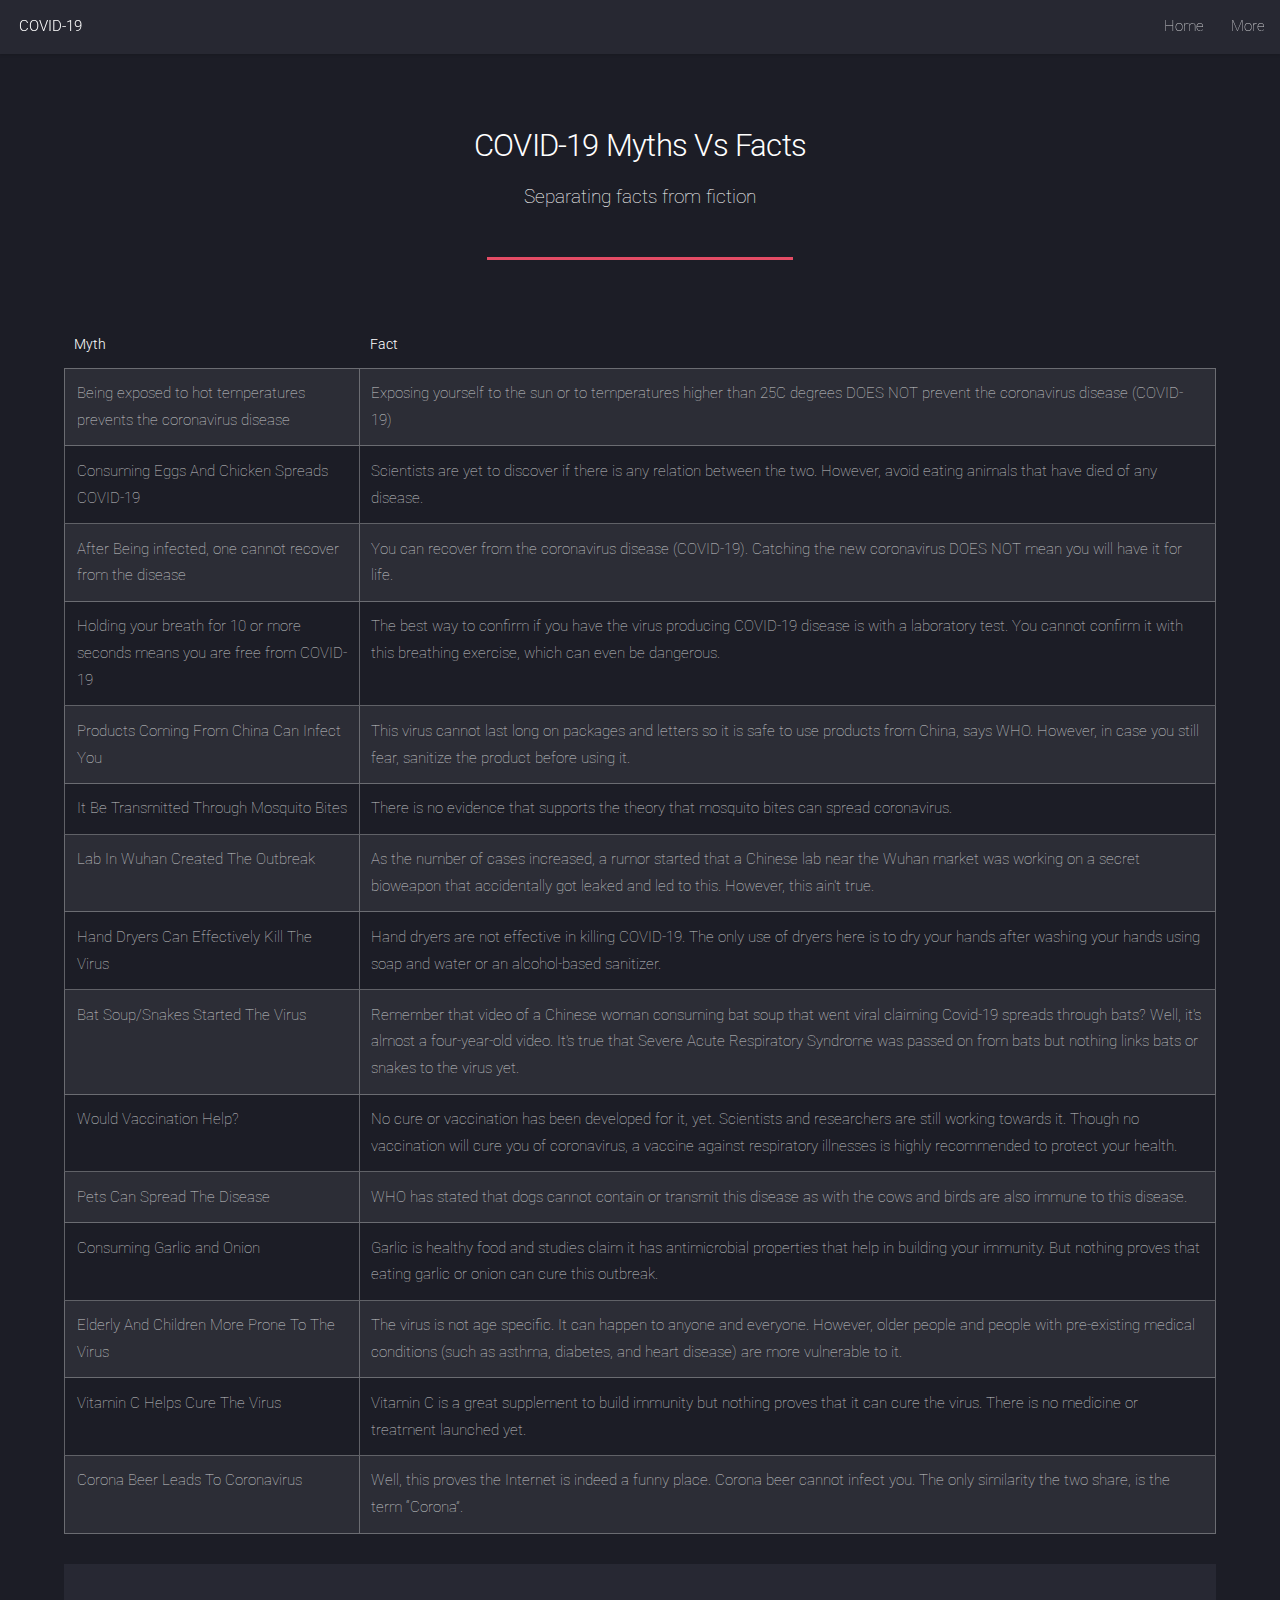
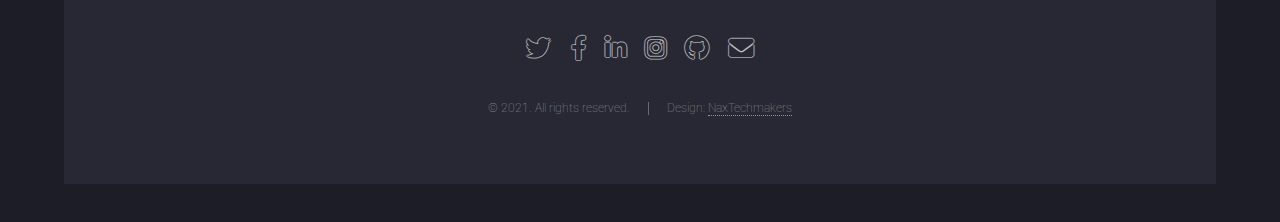
<file: left-sidebar.html>
<!DOCTYPE HTML>
<html>
	<head>
		<title>COVID-19 Myths Vs Facts</title>
		<meta charset="utf-8" />
		<meta name="viewport" content="width=device-width, initial-scale=1, user-scalable=no" />
		<link rel="stylesheet" href="assets/css/main.css" />
		<noscript><link rel="stylesheet" href="assets/css/noscript.css" /></noscript>
	</head>
	<body class="is-preload">
		<div id="page-wrapper">

			<!-- Header -->
				<header id="header">
					<h1 id="logo"><a href="index.html">COVID-19</a></h1>
					<nav id="nav">
						<ul>
							<li><a href="index.html">Home</a></li>
							<li>
								<a href="#">More</a>
								<ul>
									<li><a href="left-sidebar.html">Myths & Misconceptions</a></li>
									<li><a href="right-sidebar.html">Medicine update</a></li>
									<!-- <li><a href="no-sidebar.html">No Sidebar</a></li> -->
									<!-- <li>
										<a href="#">Submenu</a>
										<ul>
											<li><a href="#">Option 1</a></li>
											<li><a href="#">Option 2</a></li>
											<li><a href="#">Option 3</a></li>
											<li><a href="#">Option 4</a></li>
										</ul>
									</li> -->
								</ul>
							</li>
							<!-- <li><a href="elements.html">Elements</a></li> -->
							<!-- <li><a href="#" class="button primary">Sign Up</a></li> -->
						</ul>
					</nav>
				</header>

			<!-- Main -->
				<div id="main" class="wrapper style1">
					<div class="container">
						<header class="major">
							<h2>COVID-19 Myths Vs Facts</h2>
							<p>Separating facts from fiction</p>
						</header>

								<div class="table-wrapper">
									<table class="alt">
										<thead>
											<tr>
												<th>Myth</th>
												<th>Fact</th>
											</tr>
										</thead>
										<tbody>
											<tr>
												<td>Being exposed to hot temperatures prevents the coronavirus disease</td>
												<td>Exposing yourself to the sun or to temperatures higher than 25C degrees DOES NOT prevent the coronavirus disease (COVID-19)</td>
											</tr>
											<tr>
												<td>Consuming Eggs And Chicken Spreads COVID-19</td>
												<td> Scientists are yet to discover if there is any relation between the two.

													However, avoid eating animals that have died of any disease. </td>
											</tr>
											<tr>
												<td>After Being infected, one cannot recover from the disease</td>
												<td> You can recover from the coronavirus disease (COVID-19). Catching the new coronavirus DOES NOT mean you will have it for life.</td>
											</tr>
											<tr>
												<td>Holding your breath for 10 or more seconds means you are free from COVID-19</td>
												<td>The best way to confirm if you have  the virus producing COVID-19 disease is with a laboratory test.  You cannot confirm it with this breathing exercise, which can even be dangerous.</td>
											</tr>
											<tr>
												<td>Products Coming From China Can Infect You</td>
												<td>This virus cannot last long on packages and letters so it is safe to use products from China, says WHO.
													However, in case you still fear, sanitize the product before using it. </td>
											</tr>
											<tr>
												<td>It Be Transmitted Through Mosquito Bites</td>
												<td>There is no evidence that supports the theory that mosquito bites can spread coronavirus. </td>
											</tr>
											<tr>
												<td>Lab In Wuhan Created The Outbreak</td>
												<td>As the number of cases increased, a rumor started that a Chinese lab near the Wuhan market was working on a secret bioweapon that accidentally got leaked and led to this. However, this ain't true. </td>
											</tr>
											<tr>
												<td>Hand Dryers Can Effectively Kill The Virus</td>
												<td>Hand dryers are not effective in killing COVID-19. The only use of dryers here is to dry your hands after washing your hands using soap and water or an alcohol-based sanitizer. </td>
											</tr>
											<tr>
												<td>Bat Soup/Snakes Started The Virus</td>
												<td>Remember that video of a Chinese woman consuming bat soup that went viral claiming Covid-19 spreads through bats? Well, it's almost a four-year-old video. It's true that Severe Acute Respiratory Syndrome was passed on from bats but nothing links bats or snakes to the virus yet. </td>
											</tr>
											<tr>
												<td>Would Vaccination Help?</td>
												<td>No cure or vaccination has been developed for it, yet. Scientists and researchers are still working towards it. Though no vaccination will cure you of coronavirus, a vaccine against respiratory illnesses is highly recommended to protect your health.</td>
											</tr>
											<tr>
												<td>Pets Can Spread The Disease</td>
												<td>WHO has stated that dogs cannot contain or transmit this disease as with the cows and birds are also immune to this disease.</td>
											</tr>
											<tr>
												<td>Consuming Garlic and Onion</td>
												<td>Garlic is healthy food and studies claim it has antimicrobial properties that help in building your immunity. But nothing proves that eating garlic or onion can cure this outbreak. </td>
											</tr>
											<tr>
												<td>Elderly And Children More Prone To The Virus</td>
												<td>The virus is not age specific. It can happen to anyone and everyone. However, older people and people with pre-existing medical conditions (such as asthma, diabetes, and heart disease) are more vulnerable to it.  </td>
											</tr>
											<tr>
												<td>Vitamin C Helps Cure The Virus</td>
												<td>Vitamin C is a great supplement to build immunity but nothing proves that it can cure the virus. There is no medicine or treatment launched yet. </td>
											</tr>
												<tr>
												<td> Corona Beer Leads To Coronavirus</td>
												<td>Well, this proves the Internet is indeed a funny place. Corona beer cannot infect you. The only similarity the two share, is the term “Corona”. </td>
											</tr>
										</tbody>
									</table>
								</div>

			<!-- Footer -->
				<footer id="footer">
					<ul class="icons">
						<li><a href="#" class="icon brands alt fa-twitter"><span class="label">Twitter</span></a></li>
						<li><a href="#" class="icon brands alt fa-facebook-f"><span class="label">Facebook</span></a></li>
						<li><a href="#" class="icon brands alt fa-linkedin-in"><span class="label">LinkedIn</span></a></li>
						<li><a href="#" class="icon brands alt fa-instagram"><span class="label">Instagram</span></a></li>
						<li><a href="#" class="icon brands alt fa-github"><span class="label">GitHub</span></a></li>
						<li><a href="#" class="icon solid alt fa-envelope"><span class="label">Email</span></a></li>
					</ul>
					<ul class="copyright">
							<li>&copy; 2021. All rights reserved.</li><li>Design: <a href="http://naxtechmakers.com/">NaxTechmakers</a></li>
					</ul>
				</footer>

		</div>

		<!-- Scripts -->
			<script src="assets/js/jquery.min.js"></script>
			<script src="assets/js/jquery.scrolly.min.js"></script>
			<script src="assets/js/jquery.dropotron.min.js"></script>
			<script src="assets/js/jquery.scrollex.min.js"></script>
			<script src="assets/js/browser.min.js"></script>
			<script src="assets/js/breakpoints.min.js"></script>
			<script src="assets/js/util.js"></script>
			<script src="assets/js/main.js"></script>

	</body>
</html>
</file>
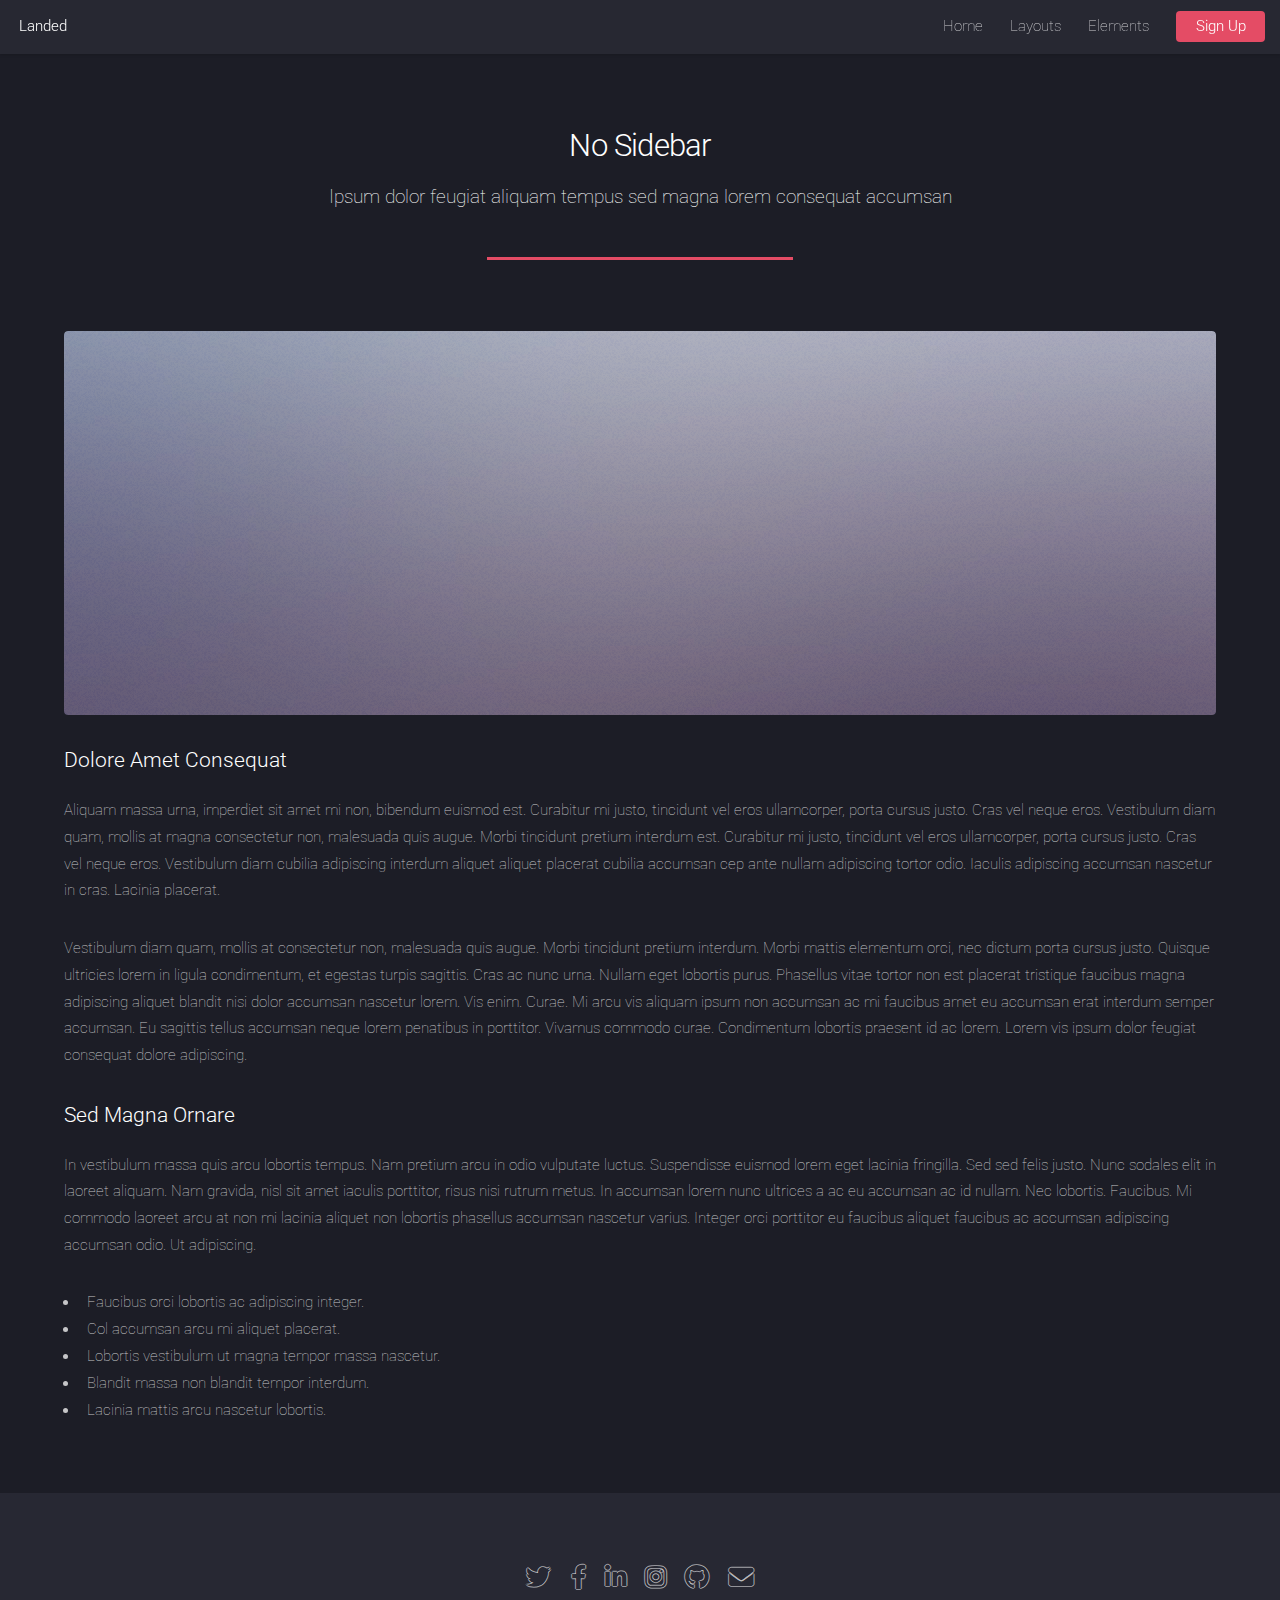
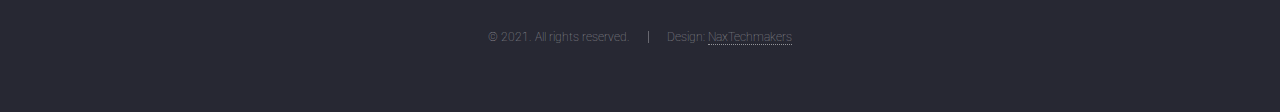
<file: no-sidebar.html>
<!DOCTYPE HTML>

<html>
	<head>
		<title>No Sidebar - Landed by HTML5 UP</title>
		<meta charset="utf-8" />
		<meta name="viewport" content="width=device-width, initial-scale=1, user-scalable=no" />
		<link rel="stylesheet" href="assets/css/main.css" />
		<noscript><link rel="stylesheet" href="assets/css/noscript.css" /></noscript>
	</head>
	<body class="is-preload">
		<div id="page-wrapper">

			<!-- Header -->
				<header id="header">
					<h1 id="logo"><a href="index.html">Landed</a></h1>
					<nav id="nav">
						<ul>
							<li><a href="index.html">Home</a></li>
							<li>
								<a href="#">Layouts</a>
								<ul>
									<li><a href="left-sidebar.html">Left Sidebar</a></li>
									<li><a href="right-sidebar.html">Right Sidebar</a></li>
									<li><a href="no-sidebar.html">No Sidebar</a></li>
									<li>
										<a href="#">Submenu</a>
										<ul>
											<li><a href="#">Option 1</a></li>
											<li><a href="#">Option 2</a></li>
											<li><a href="#">Option 3</a></li>
											<li><a href="#">Option 4</a></li>
										</ul>
									</li>
								</ul>
							</li>
							<li><a href="elements.html">Elements</a></li>
							<li><a href="#" class="button primary">Sign Up</a></li>
						</ul>
					</nav>
				</header>

			<!-- Main -->
				<div id="main" class="wrapper style1">
					<div class="container">
						<header class="major">
							<h2>No Sidebar</h2>
							<p>Ipsum dolor feugiat aliquam tempus sed magna lorem consequat accumsan</p>
						</header>

						<!-- Content -->
							<section id="content">
								<a href="#" class="image fit"><img src="images/pic07.jpg" alt="" /></a>
								<h3>Dolore Amet Consequat</h3>
								<p>Aliquam massa urna, imperdiet sit amet mi non, bibendum euismod est. Curabitur mi justo, tincidunt vel eros ullamcorper, porta cursus justo. Cras vel neque eros. Vestibulum diam quam, mollis at magna consectetur non, malesuada quis augue. Morbi tincidunt pretium interdum est. Curabitur mi justo, tincidunt vel eros ullamcorper, porta cursus justo. Cras vel neque eros. Vestibulum diam cubilia adipiscing interdum aliquet aliquet placerat cubilia accumsan cep ante nullam adipiscing tortor odio. Iaculis adipiscing accumsan nascetur in cras. Lacinia placerat.</p>
								<p>Vestibulum diam quam, mollis at consectetur non, malesuada quis augue. Morbi tincidunt pretium interdum. Morbi mattis elementum orci, nec dictum porta cursus justo. Quisque ultricies lorem in ligula condimentum, et egestas turpis sagittis. Cras ac nunc urna. Nullam eget lobortis purus. Phasellus vitae tortor non est placerat tristique faucibus magna adipiscing aliquet blandit nisi dolor accumsan nascetur lorem. Vis enim. Curae. Mi arcu vis aliquam ipsum non accumsan ac mi faucibus amet eu accumsan erat interdum semper accumsan. Eu sagittis tellus accumsan neque lorem penatibus in porttitor. Vivamus commodo curae. Condimentum lobortis praesent id ac lorem. Lorem vis ipsum dolor feugiat consequat dolore adipiscing.</p>
								<h3>Sed Magna Ornare</h3>
								<p>In vestibulum massa quis arcu lobortis tempus. Nam pretium arcu in odio vulputate luctus. Suspendisse euismod lorem eget lacinia fringilla. Sed sed felis justo. Nunc sodales elit in laoreet aliquam. Nam gravida, nisl sit amet iaculis porttitor, risus nisi rutrum metus. In accumsan lorem nunc ultrices a ac eu accumsan ac id nullam. Nec lobortis. Faucibus. Mi commodo laoreet arcu at non mi lacinia aliquet non lobortis phasellus accumsan nascetur varius. Integer orci porttitor eu faucibus aliquet faucibus ac accumsan adipiscing accumsan odio. Ut adipiscing.</p>
								<ul>
									<li>Faucibus orci lobortis ac adipiscing integer.</li>
									<li>Col accumsan arcu mi aliquet placerat.</li>
									<li>Lobortis vestibulum ut magna tempor massa nascetur.</li>
									<li>Blandit massa non blandit tempor interdum.</li>
									<li>Lacinia mattis arcu nascetur lobortis.</li>
								</ul>
							</section>

					</div>
				</div>

			<!-- Footer -->
				<footer id="footer">
					<ul class="icons">
						<li><a href="#" class="icon brands alt fa-twitter"><span class="label">Twitter</span></a></li>
						<li><a href="#" class="icon brands alt fa-facebook-f"><span class="label">Facebook</span></a></li>
						<li><a href="#" class="icon brands alt fa-linkedin-in"><span class="label">LinkedIn</span></a></li>
						<li><a href="#" class="icon brands alt fa-instagram"><span class="label">Instagram</span></a></li>
						<li><a href="#" class="icon brands alt fa-github"><span class="label">GitHub</span></a></li>
						<li><a href="#" class="icon solid alt fa-envelope"><span class="label">Email</span></a></li>
					</ul>
					<ul class="copyright">
							<li>&copy; 2021. All rights reserved.</li><li>Design: <a href="http://naxtechmakers.com/">NaxTechmakers</a></li>
					</ul>
				</footer>

		</div>

		<!-- Scripts -->
			<script src="assets/js/jquery.min.js"></script>
			<script src="assets/js/jquery.scrolly.min.js"></script>
			<script src="assets/js/jquery.dropotron.min.js"></script>
			<script src="assets/js/jquery.scrollex.min.js"></script>
			<script src="assets/js/browser.min.js"></script>
			<script src="assets/js/breakpoints.min.js"></script>
			<script src="assets/js/util.js"></script>
			<script src="assets/js/main.js"></script>

	</body>
</html>
</file>
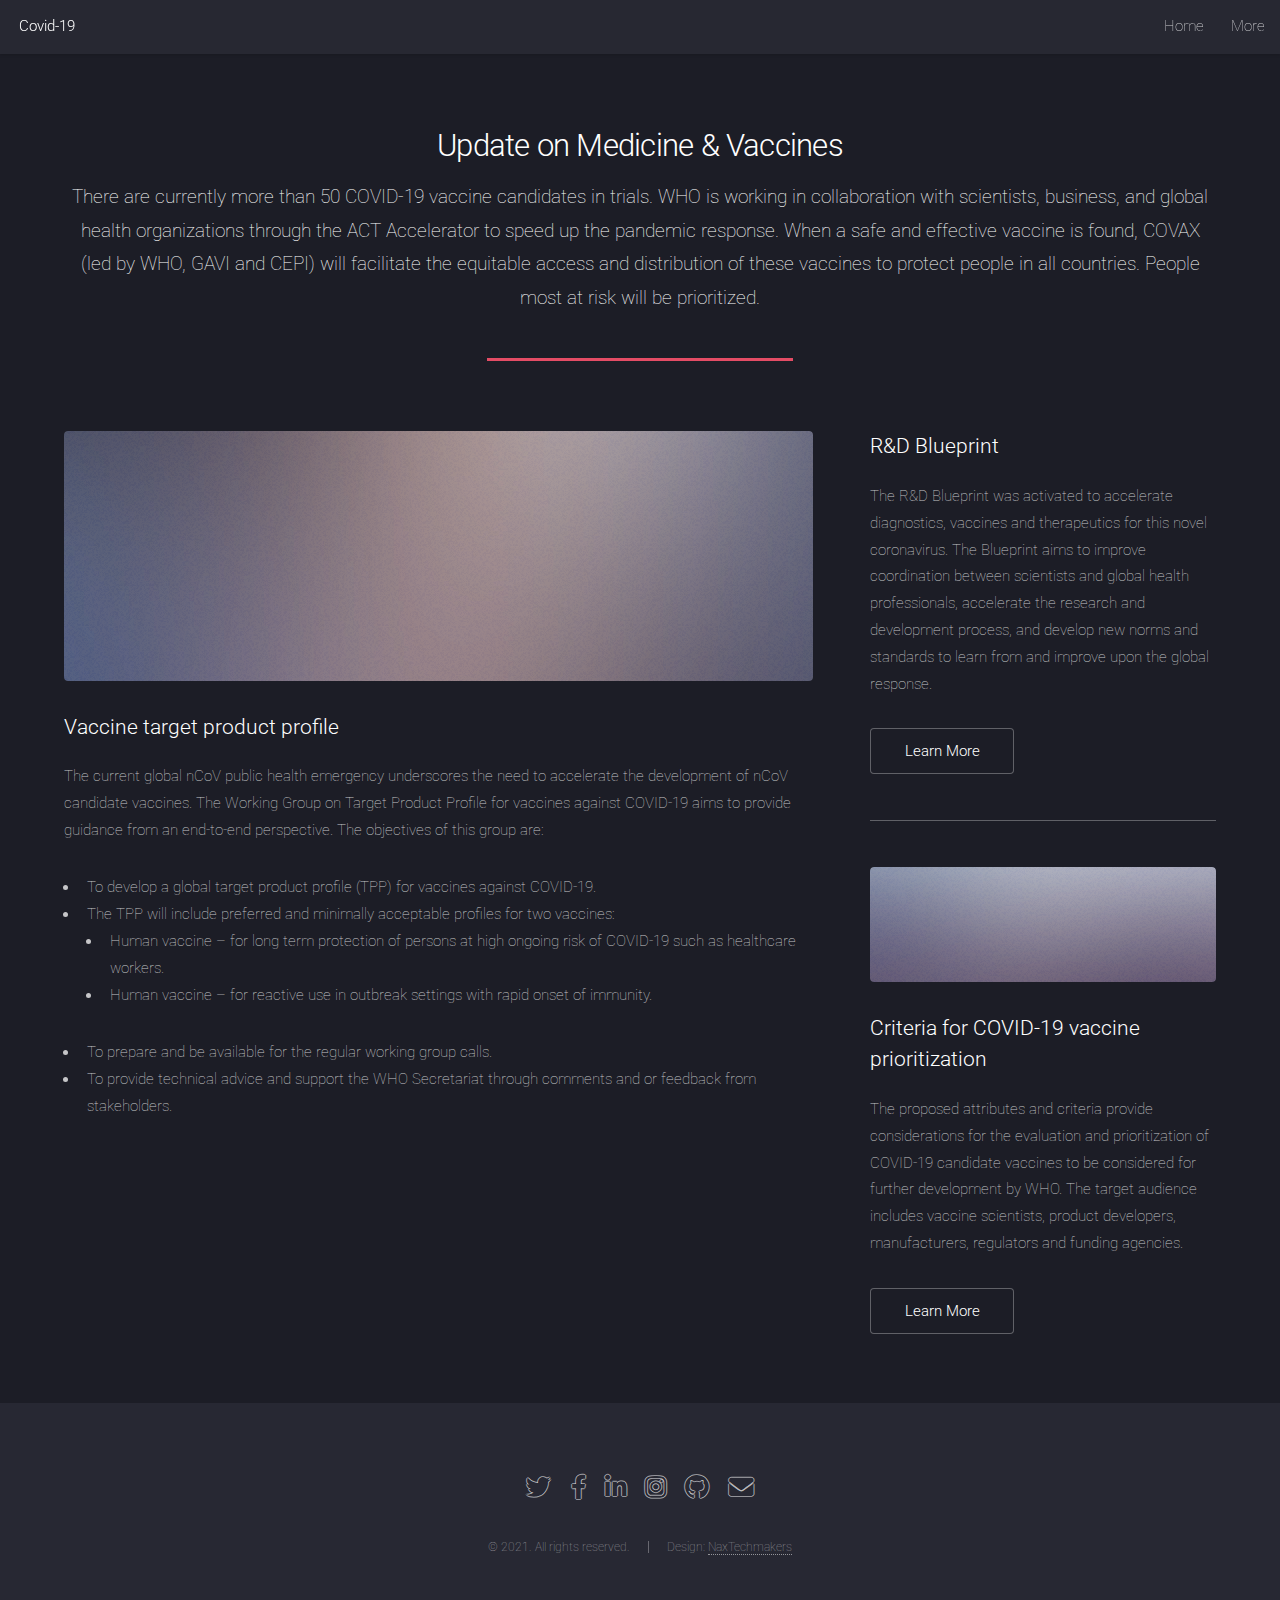
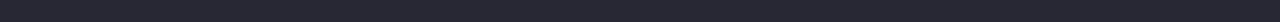
<file: right-sidebar.html>
<!DOCTYPE HTML>

<html>
	<head>
		<title>Medicine Update</title>
		<meta charset="utf-8" />
		<meta name="viewport" content="width=device-width, initial-scale=1, user-scalable=no" />
		<link rel="stylesheet" href="assets/css/main.css" />
		<noscript><link rel="stylesheet" href="assets/css/noscript.css" /></noscript>
	</head>
	<body class="is-preload">
		<div id="page-wrapper">

			<!-- Header -->
				<header id="header">
					<h1 id="logo"><a href="index.html">Covid-19</a></h1>
					<nav id="nav">
						<ul>
							<li><a href="index.html">Home</a></li>
							<li>
								<a href="#">More</a>
								<ul>
									<li><a href="left-sidebar.html">Myths Vs Facts</a></li>
									<li><a href="right-sidebar.html">Medicine Update</a></li>
									<!-- <li><a href="no-sidebar.html">No Sidebar</a></li> -->
									<!-- <li>
										<a href="#">Submenu</a>
										<ul>
											<li><a href="#">Option 1</a></li>
											<li><a href="#">Option 2</a></li>
											<li><a href="#">Option 3</a></li>
											<li><a href="#">Option 4</a></li>
										</ul>
									</li> -->
								</ul>
							</li>
							<!-- <li><a href="elements.html">Elements</a></li> -->
							<!-- <li><a href="#" class="button primary">Sign Up</a></li> -->
						</ul>
					</nav>
				</header>

			<!-- Main -->
				<div id="main" class="wrapper style1">
					<div class="container">
						<header class="major">
							<h2>Update on Medicine & Vaccines</h2>
							<p>There are currently more than 50 COVID-19 vaccine candidates in trials. WHO is working in collaboration with scientists, business, and global health organizations through the ACT Accelerator to speed up the pandemic response. When a safe and effective vaccine is found, COVAX (led by WHO, GAVI and CEPI) will facilitate the equitable access and distribution of these vaccines to protect people in all countries. People most at risk will be prioritized.</p>
						</header>
						<div class="row gtr-150">
							<div class="col-8 col-12-medium">

								<!-- Content -->
									<section id="content">
										<a href="#" class="image fit"><img src="images/pic06.jpg" alt="" /></a>
										<h3>Vaccine target product profile</h3>
										<p>The current global nCoV public health emergency underscores the need to accelerate the development of nCoV candidate vaccines. The Working Group on Target Product Profile for vaccines against COVID-19 aims to provide guidance from an end-to-end perspective. The objectives of this group are:</p>
										<ul>
											<li>To develop a global target product profile (TPP) for vaccines against COVID-19.</li>
											<li>The TPP will include preferred and minimally acceptable profiles for two vaccines:
												<ul>
													<li>Human vaccine – for long term protection of persons at high ongoing risk of COVID-19 such as healthcare workers.</li>
													<li>Human vaccine – for reactive use in outbreak settings with rapid onset of immunity.</li>
												</ul>
											</li>
											<li>To prepare and be available for the regular working group calls.</li>
											<li>To provide technical advice and support the WHO Secretariat through comments and or feedback from stakeholders.</li>
										</ul>
									</section>

							</div>
							<div class="col-4 col-12-medium">

								<!-- Sidebar -->
									<section id="sidebar">
										<section>
											<h3>R&D Blueprint</h3>
											<p>The R&D Blueprint was activated to accelerate diagnostics, vaccines and therapeutics for this novel coronavirus. The Blueprint aims to improve coordination between scientists and global health professionals, accelerate the research and development process, and develop new norms and standards to learn from and improve upon the global response.</p>
											<footer>
												<ul class="actions">
													<li><a href="https://www.who.int/teams/blueprint/covid-19" class="button">Learn More</a></li>
												</ul>
											</footer>
										</section>
										<hr />
										<section>
											<a href="#" class="image fit"><img src="images/pic07.jpg" alt="" /></a>
											<h3>Criteria for COVID-19 vaccine prioritization</h3>
											<p>The proposed attributes and criteria provide considerations for the evaluation and prioritization of COVID-19 candidate vaccines to be considered for further development by WHO. The target audience includes vaccine scientists, product developers, manufacturers, regulators and funding agencies.</p>
											<footer>
												<ul class="actions">
													<li><a href="https://www.who.int/publications/m/item/criteria-for-covid-19-vaccine-prioritization" class="button">Learn More</a></li>
												</ul>
											</footer>
										</section>
									</section>

							</div>
						</div>
					</div>
				</div>

			<!-- Footer -->
				<footer id="footer">
					<ul class="icons">
						<li><a href="#" class="icon brands alt fa-twitter"><span class="label">Twitter</span></a></li>
						<li><a href="#" class="icon brands alt fa-facebook-f"><span class="label">Facebook</span></a></li>
						<li><a href="#" class="icon brands alt fa-linkedin-in"><span class="label">LinkedIn</span></a></li>
						<li><a href="#" class="icon brands alt fa-instagram"><span class="label">Instagram</span></a></li>
						<li><a href="#" class="icon brands alt fa-github"><span class="label">GitHub</span></a></li>
						<li><a href="#" class="icon solid alt fa-envelope"><span class="label">Email</span></a></li>
					</ul>
					<ul class="copyright">
							<li>&copy; 2021. All rights reserved.</li><li>Design: <a href="http://naxtechmakers.com/">NaxTechmakers</a></li>
					</ul>
				</footer>

		</div>

		<!-- Scripts -->
			<script src="assets/js/jquery.min.js"></script>
			<script src="assets/js/jquery.scrolly.min.js"></script>
			<script src="assets/js/jquery.dropotron.min.js"></script>
			<script src="assets/js/jquery.scrollex.min.js"></script>
			<script src="assets/js/browser.min.js"></script>
			<script src="assets/js/breakpoints.min.js"></script>
			<script src="assets/js/util.js"></script>
			<script src="assets/js/main.js"></script>

	</body>
</html>
</file>
<file: assets/css/noscript.css>
/*
	Landed by HTML5 UP
	html5up.net | @ajlkn
	Free for personal and commercial use under the CCA 3.0 license (html5up.net/license)
*/

/* Loader */

	body.landing.is-preload:before {
		display: none;
	}

	body.landing.is-preload:after {
		display: none;
	}
</file>
<file: assets/css/main.css>
@import url("fontawesome-all.min.css");
@import url("https://fonts.googleapis.com/css?family=Roboto:100,300,100italic,300italic");

/*
	Landed by HTML5 UP
	html5up.net | @ajlkn
	Free for personal and commercial use under the CCA 3.0 license (html5up.net/license)
*/

html, body, div, span, applet, object,
iframe, h1, h2, h3, h4, h5, h6, p, blockquote,
pre, a, abbr, acronym, address, big, cite,
code, del, dfn, em, img, ins, kbd, q, s, samp,
small, strike, strong, sub, sup, tt, var, b,
u, i, center, dl, dt, dd, ol, ul, li, fieldset,
form, label, legend, table, caption, tbody,
tfoot, thead, tr, th, td, article, aside,
canvas, details, embed, figure, figcaption,
footer, header, hgroup, menu, nav, output, ruby,
section, summary, time, mark, audio, video {
	margin: 0;
	padding: 0;
	border: 0;
	font-size: 100%;
	font: inherit;
	vertical-align: baseline;}

article, aside, details, figcaption, figure,
footer, header, hgroup, menu, nav, section {
	display: block;}

body {
	line-height: 1;
}

ol, ul {
	list-style: none;
}

blockquote, q {
	quotes: none;
}

	blockquote:before, blockquote:after, q:before, q:after {
		content: '';
		content: none;
	}

table {
	border-collapse: collapse;
	border-spacing: 0;
}

body {
	-webkit-text-size-adjust: none;
}

mark {
	background-color: transparent;
	color: inherit;
}

input::-moz-focus-inner {
	border: 0;
	padding: 0;
}

input, select, textarea {
	-moz-appearance: none;
	-webkit-appearance: none;
	-ms-appearance: none;
	appearance: none;
}

/* Basic */

	html {
		box-sizing: border-box;
	}

	*, *:before, *:after {
		box-sizing: inherit;
	}

	html, body {
		background: #1c1d26;
	}

	body.is-preload *, body.is-preload *:before, body.is-preload *:after {
		-moz-animation: none !important;
		-webkit-animation: none !important;
		-ms-animation: none !important;
		animation: none !important;
		-moz-transition: none !important;
		-webkit-transition: none !important;
		-ms-transition: none !important;
		transition: none !important;
	}

	body, input, select, textarea {
		color: rgba(255, 255, 255, 0.75);
		font-family: "Roboto", Helvetica, sans-serif;
		font-size: 15pt;
		font-weight: 100;
		line-height: 1.75em;
	}

	a {
		-moz-transition: border-color 0.2s ease-in-out, color 0.2s ease-in-out;
		-webkit-transition: border-color 0.2s ease-in-out, color 0.2s ease-in-out;
		-ms-transition: border-color 0.2s ease-in-out, color 0.2s ease-in-out;
		transition: border-color 0.2s ease-in-out, color 0.2s ease-in-out;
		border-bottom: dotted 1px;
		color: #e44c65;
		text-decoration: none;
	}

		a:hover {
			color: #e44c65 !important;
			border-bottom-color: transparent;
		}

	strong, b {
		color: #ffffff;
		font-weight: 300;
	}

	em, i {
		font-style: italic;
	}

	p {
		margin: 0 0 2em 0;
	}

	h1, h2, h3, h4, h5, h6 {
		color: #ffffff;
		font-weight: 300;
		line-height: 1em;
		margin: 0 0 1em 0;
	}

		h1 a, h2 a, h3 a, h4 a, h5 a, h6 a {
			color: inherit;
			border: 0;
		}

	h2 {
		font-size: 2em;
		line-height: 1.5em;
		letter-spacing: -0.025em;
	}

	h3 {
		font-size: 1.35em;
		line-height: 1.5em;
	}

	h4 {
		font-size: 1.1em;
		line-height: 1.5em;
	}

	h5 {
		font-size: 0.9em;
		line-height: 1.5em;
	}

	h6 {
		font-size: 0.7em;
		line-height: 1.5em;
	}

	sub {
		font-size: 0.8em;
		position: relative;
		top: 0.5em;
	}

	sup {
		font-size: 0.8em;
		position: relative;
		top: -0.5em;
	}

	hr {
		border: 0;
		border-bottom: solid 1px rgba(255, 255, 255, 0.3);
		margin: 3em 0;
	}

		hr.major {
			margin: 4em 0;
		}

	blockquote {
		border-left: solid 4px rgba(255, 255, 255, 0.3);
		font-style: italic;
		margin: 0 0 2em 0;
		padding: 0.5em 0 0.5em 2em;
	}

	code {
		background: rgba(255, 255, 255, 0.075);
		border-radius: 4px;
		font-family: "Courier New", monospace;
		font-size: 0.9em;
		margin: 0 0.25em;
		padding: 0.25em 0.65em;
	}

	pre {
		-webkit-overflow-scrolling: touch;
		font-family: "Courier New", monospace;
		font-size: 0.9em;
		margin: 0 0 2em 0;
	}

		pre code {
			display: block;
			line-height: 1.75em;
			padding: 1em 1.5em;
			overflow-x: auto;
		}

	.align-left {
		text-align: left;
	}

	.align-center {
		text-align: center;
	}

	.align-right {
		text-align: right;
	}

/* Loader */

	@-moz-keyframes spinner-show {
		0% {
			opacity: 0;
		}

		100% {
			opacity: 1;
		}
	}

	@-webkit-keyframes spinner-show {
		0% {
			opacity: 0;
		}

		100% {
			opacity: 1;
		}
	}

	@-ms-keyframes spinner-show {
		0% {
			opacity: 0;
		}

		100% {
			opacity: 1;
		}
	}

	@keyframes spinner-show {
		0% {
			opacity: 0;
		}

		100% {
			opacity: 1;
		}
	}

	@-moz-keyframes spinner-hide {
		0% {
			color: rgba(255, 255, 255, 0.15);
			z-index: 100001;
			-moz-transform: scale(1) rotate(0deg);
			-webkit-transform: scale(1) rotate(0deg);
			-ms-transform: scale(1) rotate(0deg);
			transform: scale(1) rotate(0deg);
		}

		99% {
			color: #1c1d26;
			z-index: 100001;
			-moz-transform: scale(0.5) rotate(360deg);
			-webkit-transform: scale(0.5) rotate(360deg);
			-ms-transform: scale(0.5) rotate(360deg);
			transform: scale(0.5) rotate(360deg);
		}

		100% {
			color: #1c1d26;
			z-index: -1;
			-moz-transform: scale(0.5) rotate(360deg);
			-webkit-transform: scale(0.5) rotate(360deg);
			-ms-transform: scale(0.5) rotate(360deg);
			transform: scale(0.5) rotate(360deg);
		}
	}

	@-webkit-keyframes spinner-hide {
		0% {
			color: rgba(255, 255, 255, 0.15);
			z-index: 100001;
			-moz-transform: scale(1) rotate(0deg);
			-webkit-transform: scale(1) rotate(0deg);
			-ms-transform: scale(1) rotate(0deg);
			transform: scale(1) rotate(0deg);
		}

		99% {
			color: #1c1d26;
			z-index: 100001;
			-moz-transform: scale(0.5) rotate(360deg);
			-webkit-transform: scale(0.5) rotate(360deg);
			-ms-transform: scale(0.5) rotate(360deg);
			transform: scale(0.5) rotate(360deg);
		}

		100% {
			color: #1c1d26;
			z-index: -1;
			-moz-transform: scale(0.5) rotate(360deg);
			-webkit-transform: scale(0.5) rotate(360deg);
			-ms-transform: scale(0.5) rotate(360deg);
			transform: scale(0.5) rotate(360deg);
		}
	}

	@-ms-keyframes spinner-hide {
		0% {
			color: rgba(255, 255, 255, 0.15);
			z-index: 100001;
			-moz-transform: scale(1) rotate(0deg);
			-webkit-transform: scale(1) rotate(0deg);
			-ms-transform: scale(1) rotate(0deg);
			transform: scale(1) rotate(0deg);
		}

		99% {
			color: #1c1d26;
			z-index: 100001;
			-moz-transform: scale(0.5) rotate(360deg);
			-webkit-transform: scale(0.5) rotate(360deg);
			-ms-transform: scale(0.5) rotate(360deg);
			transform: scale(0.5) rotate(360deg);
		}

		100% {
			color: #1c1d26;
			z-index: -1;
			-moz-transform: scale(0.5) rotate(360deg);
			-webkit-transform: scale(0.5) rotate(360deg);
			-ms-transform: scale(0.5) rotate(360deg);
			transform: scale(0.5) rotate(360deg);
		}
	}

	@keyframes spinner-hide {
		0% {
			color: rgba(255, 255, 255, 0.15);
			z-index: 100001;
			-moz-transform: scale(1) rotate(0deg);
			-webkit-transform: scale(1) rotate(0deg);
			-ms-transform: scale(1) rotate(0deg);
			transform: scale(1) rotate(0deg);
		}

		99% {
			color: #1c1d26;
			z-index: 100001;
			-moz-transform: scale(0.5) rotate(360deg);
			-webkit-transform: scale(0.5) rotate(360deg);
			-ms-transform: scale(0.5) rotate(360deg);
			transform: scale(0.5) rotate(360deg);
		}

		100% {
			color: #1c1d26;
			z-index: -1;
			-moz-transform: scale(0.5) rotate(360deg);
			-webkit-transform: scale(0.5) rotate(360deg);
			-ms-transform: scale(0.5) rotate(360deg);
			transform: scale(0.5) rotate(360deg);
		}
	}

	@-moz-keyframes spinner-rotate {
		0% {
			-moz-transform: scale(1) rotate(0deg);
			-webkit-transform: scale(1) rotate(0deg);
			-ms-transform: scale(1) rotate(0deg);
			transform: scale(1) rotate(0deg);
		}

		100% {
			-moz-transform: scale(1) rotate(360deg);
			-webkit-transform: scale(1) rotate(360deg);
			-ms-transform: scale(1) rotate(360deg);
			transform: scale(1) rotate(360deg);
		}
	}

	@-webkit-keyframes spinner-rotate {
		0% {
			-moz-transform: scale(1) rotate(0deg);
			-webkit-transform: scale(1) rotate(0deg);
			-ms-transform: scale(1) rotate(0deg);
			transform: scale(1) rotate(0deg);
		}

		100% {
			-moz-transform: scale(1) rotate(360deg);
			-webkit-transform: scale(1) rotate(360deg);
			-ms-transform: scale(1) rotate(360deg);
			transform: scale(1) rotate(360deg);
		}
	}

	@-ms-keyframes spinner-rotate {
		0% {
			-moz-transform: scale(1) rotate(0deg);
			-webkit-transform: scale(1) rotate(0deg);
			-ms-transform: scale(1) rotate(0deg);
			transform: scale(1) rotate(0deg);
		}

		100% {
			-moz-transform: scale(1) rotate(360deg);
			-webkit-transform: scale(1) rotate(360deg);
			-ms-transform: scale(1) rotate(360deg);
			transform: scale(1) rotate(360deg);
		}
	}

	@keyframes spinner-rotate {
		0% {
			-moz-transform: scale(1) rotate(0deg);
			-webkit-transform: scale(1) rotate(0deg);
			-ms-transform: scale(1) rotate(0deg);
			transform: scale(1) rotate(0deg);
		}

		100% {
			-moz-transform: scale(1) rotate(360deg);
			-webkit-transform: scale(1) rotate(360deg);
			-ms-transform: scale(1) rotate(360deg);
			transform: scale(1) rotate(360deg);
		}
	}

	@-moz-keyframes overlay-hide {
		0% {
			opacity: 1;
			z-index: 100000;
		}

		15% {
			opacity: 1;
			z-index: 100000;
		}

		99% {
			opacity: 0;
			z-index: 100000;
		}

		100% {
			opacity: 0;
			z-index: -1;
		}
	}

	@-webkit-keyframes overlay-hide {
		0% {
			opacity: 1;
			z-index: 100000;
		}

		15% {
			opacity: 1;
			z-index: 100000;
		}

		99% {
			opacity: 0;
			z-index: 100000;
		}

		100% {
			opacity: 0;
			z-index: -1;
		}
	}

	@-ms-keyframes overlay-hide {
		0% {
			opacity: 1;
			z-index: 100000;
		}

		15% {
			opacity: 1;
			z-index: 100000;
		}

		99% {
			opacity: 0;
			z-index: 100000;
		}

		100% {
			opacity: 0;
			z-index: -1;
		}
	}

	@keyframes overlay-hide {
		0% {
			opacity: 1;
			z-index: 100000;
		}

		15% {
			opacity: 1;
			z-index: 100000;
		}

		99% {
			opacity: 0;
			z-index: 100000;
		}

		100% {
			opacity: 0;
			z-index: -1;
		}
	}

	body.landing {
		text-decoration: none;
	}

		body.landing:before {
			-moz-osx-font-smoothing: grayscale;
			-webkit-font-smoothing: antialiased;
			display: inline-block;
			font-style: normal;
			font-variant: normal;
			text-rendering: auto;
			line-height: 1;
			text-transform: none !important;
			font-family: 'Font Awesome 5 Free';
			font-weight: 900;
		}

		body.landing:before {
			-moz-animation: spinner-show 1.5s 1 0.25s ease forwards, spinner-hide 0.25s ease-in-out forwards !important;
			-webkit-animation: spinner-show 1.5s 1 0.25s ease forwards, spinner-hide 0.25s ease-in-out forwards !important;
			-ms-animation: spinner-show 1.5s 1 0.25s ease forwards, spinner-hide 0.25s ease-in-out forwards !important;
			animation: spinner-show 1.5s 1 0.25s ease forwards, spinner-hide 0.25s ease-in-out forwards !important;
			-moz-transform-origin: 50% 50%;
			-webkit-transform-origin: 50% 50%;
			-ms-transform-origin: 50% 50%;
			transform-origin: 50% 50%;
			color: rgba(255, 255, 255, 0.15);
			content: '\f1ce';
			cursor: default;
			display: block;
			font-size: 2em;
			height: 2em;
			left: 50%;
			line-height: 2em;
			margin: -1em 0 0 -1em;
			opacity: 0;
			position: fixed;
			text-align: center;
			top: 50%;
			width: 2em;
			z-index: -1;
		}

		body.landing:after {
			-moz-animation: overlay-hide 1.5s ease-in forwards !important;
			-webkit-animation: overlay-hide 1.5s ease-in forwards !important;
			-ms-animation: overlay-hide 1.5s ease-in forwards !important;
			animation: overlay-hide 1.5s ease-in forwards !important;
			background: #1c1d26;
			content: '';
			display: block;
			height: 100%;
			left: 0;
			opacity: 0;
			position: fixed;
			top: 0;
			width: 100%;
			z-index: -1;
		}

		body.landing.is-preload:before {
			-moz-animation: spinner-show 1.5s 1 0.25s ease forwards, spinner-rotate 0.75s infinite linear !important;
			-webkit-animation: spinner-show 1.5s 1 0.25s ease forwards, spinner-rotate 0.75s infinite linear !important;
			-ms-animation: spinner-show 1.5s 1 0.25s ease forwards, spinner-rotate 0.75s infinite linear !important;
			animation: spinner-show 1.5s 1 0.25s ease forwards, spinner-rotate 0.75s infinite linear !important;
			z-index: 100001;
		}

		body.landing.is-preload:after {
			-moz-animation: none !important;
			-webkit-animation: none !important;
			-ms-animation: none !important;
			animation: none !important;
			opacity: 1;
			z-index: 100000;
		}

	@media (-webkit-min-device-pixel-ratio: 2) {

		body.landing:before {
			line-height: 2.025em;
		}

	}

/* Container */

	.container {
		margin: 0 auto;
		max-width: calc(100% - 4em);
		width: 70em;
	}

		.container.xsmall {
			width: 17.5em;
		}

		.container.small {
			width: 35em;
		}

		.container.medium {
			width: 52.5em;
		}

		.container.large {
			width: 87.5em;
		}

		.container.xlarge {
			width: 105em;
		}

		.container.max {
			width: 100%;
		}

		@media screen and (max-width: 1280px) {

			.container {
				width: 90%;
				max-width: 100%;
			}

		}

		@media screen and (max-width: 980px) {

			.container {
				width: 100% !important;
			}

		}

/* Row */

	.row {
		display: flex;
		flex-wrap: wrap;
		box-sizing: border-box;
		align-items: stretch;
	}

		.row > * {
			box-sizing: border-box;
		}

		.row.gtr-uniform > * > :last-child {
			margin-bottom: 0;
		}

		.row.aln-left {
			justify-content: flex-start;
		}

		.row.aln-center {
			justify-content: center;
		}

		.row.aln-right {
			justify-content: flex-end;
		}

		.row.aln-top {
			align-items: flex-start;
		}

		.row.aln-middle {
			align-items: center;
		}

		.row.aln-bottom {
			align-items: flex-end;
		}

		.row > .imp {
			order: -1;
		}

		.row > .col-1 {
			width: 8.33333%;
		}

		.row > .off-1 {
			margin-left: 8.33333%;
		}

		.row > .col-2 {
			width: 16.66667%;
		}

		.row > .off-2 {
			margin-left: 16.66667%;
		}

		.row > .col-3 {
			width: 25%;
		}

		.row > .off-3 {
			margin-left: 25%;
		}

		.row > .col-4 {
			width: 33.33333%;
		}

		.row > .off-4 {
			margin-left: 33.33333%;
		}

		.row > .col-5 {
			width: 41.66667%;
		}

		.row > .off-5 {
			margin-left: 41.66667%;
		}

		.row > .col-6 {
			width: 50%;
		}

		.row > .off-6 {
			margin-left: 50%;
		}

		.row > .col-7 {
			width: 58.33333%;
		}

		.row > .off-7 {
			margin-left: 58.33333%;
		}

		.row > .col-8 {
			width: 66.66667%;
		}

		.row > .off-8 {
			margin-left: 66.66667%;
		}

		.row > .col-9 {
			width: 75%;
		}

		.row > .off-9 {
			margin-left: 75%;
		}

		.row > .col-10 {
			width: 83.33333%;
		}

		.row > .off-10 {
			margin-left: 83.33333%;
		}

		.row > .col-11 {
			width: 91.66667%;
		}

		.row > .off-11 {
			margin-left: 91.66667%;
		}

		.row > .col-12 {
			width: 100%;
		}

		.row > .off-12 {
			margin-left: 100%;
		}

		.row.gtr-0 {
			margin-top: 0;
			margin-left: 0em;
		}

			.row.gtr-0 > * {
				padding: 0 0 0 0em;
			}

			.row.gtr-0.gtr-uniform {
				margin-top: 0em;
			}

				.row.gtr-0.gtr-uniform > * {
					padding-top: 0em;
				}

		.row.gtr-25 {
			margin-top: 0;
			margin-left: -0.625em;
		}

			.row.gtr-25 > * {
				padding: 0 0 0 0.625em;
			}

			.row.gtr-25.gtr-uniform {
				margin-top: -0.625em;
			}

				.row.gtr-25.gtr-uniform > * {
					padding-top: 0.625em;
				}

		.row.gtr-50 {
			margin-top: 0;
			margin-left: -1.25em;
		}

			.row.gtr-50 > * {
				padding: 0 0 0 1.25em;
			}

			.row.gtr-50.gtr-uniform {
				margin-top: -1.25em;
			}

				.row.gtr-50.gtr-uniform > * {
					padding-top: 1.25em;
				}

		.row {
			margin-top: 0;
			margin-left: -2.5em;
		}

			.row > * {
				padding: 0 0 0 2.5em;
			}

			.row.gtr-uniform {
				margin-top: -2.5em;
			}

				.row.gtr-uniform > * {
					padding-top: 2.5em;
				}

		.row.gtr-150 {
			margin-top: 0;
			margin-left: -3.75em;
		}

			.row.gtr-150 > * {
				padding: 0 0 0 3.75em;
			}

			.row.gtr-150.gtr-uniform {
				margin-top: -3.75em;
			}

				.row.gtr-150.gtr-uniform > * {
					padding-top: 3.75em;
				}

		.row.gtr-200 {
			margin-top: 0;
			margin-left: -5em;
		}

			.row.gtr-200 > * {
				padding: 0 0 0 5em;
			}

			.row.gtr-200.gtr-uniform {
				margin-top: -5em;
			}

				.row.gtr-200.gtr-uniform > * {
					padding-top: 5em;
				}

		@media screen and (max-width: 1680px) {

			.row {
				display: flex;
				flex-wrap: wrap;
				box-sizing: border-box;
				align-items: stretch;
			}

				.row > * {
					box-sizing: border-box;
				}

				.row.gtr-uniform > * > :last-child {
					margin-bottom: 0;
				}

				.row.aln-left {
					justify-content: flex-start;
				}

				.row.aln-center {
					justify-content: center;
				}

				.row.aln-right {
					justify-content: flex-end;
				}

				.row.aln-top {
					align-items: flex-start;
				}

				.row.aln-middle {
					align-items: center;
				}

				.row.aln-bottom {
					align-items: flex-end;
				}

				.row > .imp-xlarge {
					order: -1;
				}

				.row > .col-1-xlarge {
					width: 8.33333%;
				}

				.row > .off-1-xlarge {
					margin-left: 8.33333%;
				}

				.row > .col-2-xlarge {
					width: 16.66667%;
				}

				.row > .off-2-xlarge {
					margin-left: 16.66667%;
				}

				.row > .col-3-xlarge {
					width: 25%;
				}

				.row > .off-3-xlarge {
					margin-left: 25%;
				}

				.row > .col-4-xlarge {
					width: 33.33333%;
				}

				.row > .off-4-xlarge {
					margin-left: 33.33333%;
				}

				.row > .col-5-xlarge {
					width: 41.66667%;
				}

				.row > .off-5-xlarge {
					margin-left: 41.66667%;
				}

				.row > .col-6-xlarge {
					width: 50%;
				}

				.row > .off-6-xlarge {
					margin-left: 50%;
				}

				.row > .col-7-xlarge {
					width: 58.33333%;
				}

				.row > .off-7-xlarge {
					margin-left: 58.33333%;
				}

				.row > .col-8-xlarge {
					width: 66.66667%;
				}

				.row > .off-8-xlarge {
					margin-left: 66.66667%;
				}

				.row > .col-9-xlarge {
					width: 75%;
				}

				.row > .off-9-xlarge {
					margin-left: 75%;
				}

				.row > .col-10-xlarge {
					width: 83.33333%;
				}

				.row > .off-10-xlarge {
					margin-left: 83.33333%;
				}

				.row > .col-11-xlarge {
					width: 91.66667%;
				}

				.row > .off-11-xlarge {
					margin-left: 91.66667%;
				}

				.row > .col-12-xlarge {
					width: 100%;
				}

				.row > .off-12-xlarge {
					margin-left: 100%;
				}

				.row.gtr-0 {
					margin-top: 0;
					margin-left: 0em;
				}

					.row.gtr-0 > * {
						padding: 0 0 0 0em;
					}

					.row.gtr-0.gtr-uniform {
						margin-top: 0em;
					}

						.row.gtr-0.gtr-uniform > * {
							padding-top: 0em;
						}

				.row.gtr-25 {
					margin-top: 0;
					margin-left: -0.625em;
				}

					.row.gtr-25 > * {
						padding: 0 0 0 0.625em;
					}

					.row.gtr-25.gtr-uniform {
						margin-top: -0.625em;
					}

						.row.gtr-25.gtr-uniform > * {
							padding-top: 0.625em;
						}

				.row.gtr-50 {
					margin-top: 0;
					margin-left: -1.25em;
				}

					.row.gtr-50 > * {
						padding: 0 0 0 1.25em;
					}

					.row.gtr-50.gtr-uniform {
						margin-top: -1.25em;
					}

						.row.gtr-50.gtr-uniform > * {
							padding-top: 1.25em;
						}

				.row {
					margin-top: 0;
					margin-left: -2.5em;
				}

					.row > * {
						padding: 0 0 0 2.5em;
					}

					.row.gtr-uniform {
						margin-top: -2.5em;
					}

						.row.gtr-uniform > * {
							padding-top: 2.5em;
						}

				.row.gtr-150 {
					margin-top: 0;
					margin-left: -3.75em;
				}

					.row.gtr-150 > * {
						padding: 0 0 0 3.75em;
					}

					.row.gtr-150.gtr-uniform {
						margin-top: -3.75em;
					}

						.row.gtr-150.gtr-uniform > * {
							padding-top: 3.75em;
						}

				.row.gtr-200 {
					margin-top: 0;
					margin-left: -5em;
				}

					.row.gtr-200 > * {
						padding: 0 0 0 5em;
					}

					.row.gtr-200.gtr-uniform {
						margin-top: -5em;
					}

						.row.gtr-200.gtr-uniform > * {
							padding-top: 5em;
						}

		}

		@media screen and (max-width: 1280px) {

			.row {
				display: flex;
				flex-wrap: wrap;
				box-sizing: border-box;
				align-items: stretch;
			}

				.row > * {
					box-sizing: border-box;
				}

				.row.gtr-uniform > * > :last-child {
					margin-bottom: 0;
				}

				.row.aln-left {
					justify-content: flex-start;
				}

				.row.aln-center {
					justify-content: center;
				}

				.row.aln-right {
					justify-content: flex-end;
				}

				.row.aln-top {
					align-items: flex-start;
				}

				.row.aln-middle {
					align-items: center;
				}

				.row.aln-bottom {
					align-items: flex-end;
				}

				.row > .imp-large {
					order: -1;
				}

				.row > .col-1-large {
					width: 8.33333%;
				}

				.row > .off-1-large {
					margin-left: 8.33333%;
				}

				.row > .col-2-large {
					width: 16.66667%;
				}

				.row > .off-2-large {
					margin-left: 16.66667%;
				}

				.row > .col-3-large {
					width: 25%;
				}

				.row > .off-3-large {
					margin-left: 25%;
				}

				.row > .col-4-large {
					width: 33.33333%;
				}

				.row > .off-4-large {
					margin-left: 33.33333%;
				}

				.row > .col-5-large {
					width: 41.66667%;
				}

				.row > .off-5-large {
					margin-left: 41.66667%;
				}

				.row > .col-6-large {
					width: 50%;
				}

				.row > .off-6-large {
					margin-left: 50%;
				}

				.row > .col-7-large {
					width: 58.33333%;
				}

				.row > .off-7-large {
					margin-left: 58.33333%;
				}

				.row > .col-8-large {
					width: 66.66667%;
				}

				.row > .off-8-large {
					margin-left: 66.66667%;
				}

				.row > .col-9-large {
					width: 75%;
				}

				.row > .off-9-large {
					margin-left: 75%;
				}

				.row > .col-10-large {
					width: 83.33333%;
				}

				.row > .off-10-large {
					margin-left: 83.33333%;
				}

				.row > .col-11-large {
					width: 91.66667%;
				}

				.row > .off-11-large {
					margin-left: 91.66667%;
				}

				.row > .col-12-large {
					width: 100%;
				}

				.row > .off-12-large {
					margin-left: 100%;
				}

				.row.gtr-0 {
					margin-top: 0;
					margin-left: 0em;
				}

					.row.gtr-0 > * {
						padding: 0 0 0 0em;
					}

					.row.gtr-0.gtr-uniform {
						margin-top: 0em;
					}

						.row.gtr-0.gtr-uniform > * {
							padding-top: 0em;
						}

				.row.gtr-25 {
					margin-top: 0;
					margin-left: -0.625em;
				}

					.row.gtr-25 > * {
						padding: 0 0 0 0.625em;
					}

					.row.gtr-25.gtr-uniform {
						margin-top: -0.625em;
					}

						.row.gtr-25.gtr-uniform > * {
							padding-top: 0.625em;
						}

				.row.gtr-50 {
					margin-top: 0;
					margin-left: -1.25em;
				}

					.row.gtr-50 > * {
						padding: 0 0 0 1.25em;
					}

					.row.gtr-50.gtr-uniform {
						margin-top: -1.25em;
					}

						.row.gtr-50.gtr-uniform > * {
							padding-top: 1.25em;
						}

				.row {
					margin-top: 0;
					margin-left: -2.5em;
				}

					.row > * {
						padding: 0 0 0 2.5em;
					}

					.row.gtr-uniform {
						margin-top: -2.5em;
					}

						.row.gtr-uniform > * {
							padding-top: 2.5em;
						}

				.row.gtr-150 {
					margin-top: 0;
					margin-left: -3.75em;
				}

					.row.gtr-150 > * {
						padding: 0 0 0 3.75em;
					}

					.row.gtr-150.gtr-uniform {
						margin-top: -3.75em;
					}

						.row.gtr-150.gtr-uniform > * {
							padding-top: 3.75em;
						}

				.row.gtr-200 {
					margin-top: 0;
					margin-left: -5em;
				}

					.row.gtr-200 > * {
						padding: 0 0 0 5em;
					}

					.row.gtr-200.gtr-uniform {
						margin-top: -5em;
					}

						.row.gtr-200.gtr-uniform > * {
							padding-top: 5em;
						}

		}

		@media screen and (max-width: 980px) {

			.row {
				display: flex;
				flex-wrap: wrap;
				box-sizing: border-box;
				align-items: stretch;
			}

				.row > * {
					box-sizing: border-box;
				}

				.row.gtr-uniform > * > :last-child {
					margin-bottom: 0;
				}

				.row.aln-left {
					justify-content: flex-start;
				}

				.row.aln-center {
					justify-content: center;
				}

				.row.aln-right {
					justify-content: flex-end;
				}

				.row.aln-top {
					align-items: flex-start;
				}

				.row.aln-middle {
					align-items: center;
				}

				.row.aln-bottom {
					align-items: flex-end;
				}

				.row > .imp-medium {
					order: -1;
				}

				.row > .col-1-medium {
					width: 8.33333%;
				}

				.row > .off-1-medium {
					margin-left: 8.33333%;
				}

				.row > .col-2-medium {
					width: 16.66667%;
				}

				.row > .off-2-medium {
					margin-left: 16.66667%;
				}

				.row > .col-3-medium {
					width: 25%;
				}

				.row > .off-3-medium {
					margin-left: 25%;
				}

				.row > .col-4-medium {
					width: 33.33333%;
				}

				.row > .off-4-medium {
					margin-left: 33.33333%;
				}

				.row > .col-5-medium {
					width: 41.66667%;
				}

				.row > .off-5-medium {
					margin-left: 41.66667%;
				}

				.row > .col-6-medium {
					width: 50%;
				}

				.row > .off-6-medium {
					margin-left: 50%;
				}

				.row > .col-7-medium {
					width: 58.33333%;
				}

				.row > .off-7-medium {
					margin-left: 58.33333%;
				}

				.row > .col-8-medium {
					width: 66.66667%;
				}

				.row > .off-8-medium {
					margin-left: 66.66667%;
				}

				.row > .col-9-medium {
					width: 75%;
				}

				.row > .off-9-medium {
					margin-left: 75%;
				}

				.row > .col-10-medium {
					width: 83.33333%;
				}

				.row > .off-10-medium {
					margin-left: 83.33333%;
				}

				.row > .col-11-medium {
					width: 91.66667%;
				}

				.row > .off-11-medium {
					margin-left: 91.66667%;
				}

				.row > .col-12-medium {
					width: 100%;
				}

				.row > .off-12-medium {
					margin-left: 100%;
				}

				.row.gtr-0 {
					margin-top: 0;
					margin-left: 0em;
				}

					.row.gtr-0 > * {
						padding: 0 0 0 0em;
					}

					.row.gtr-0.gtr-uniform {
						margin-top: 0em;
					}

						.row.gtr-0.gtr-uniform > * {
							padding-top: 0em;
						}

				.row.gtr-25 {
					margin-top: 0;
					margin-left: -0.625em;
				}

					.row.gtr-25 > * {
						padding: 0 0 0 0.625em;
					}

					.row.gtr-25.gtr-uniform {
						margin-top: -0.625em;
					}

						.row.gtr-25.gtr-uniform > * {
							padding-top: 0.625em;
						}

				.row.gtr-50 {
					margin-top: 0;
					margin-left: -1.25em;
				}

					.row.gtr-50 > * {
						padding: 0 0 0 1.25em;
					}

					.row.gtr-50.gtr-uniform {
						margin-top: -1.25em;
					}

						.row.gtr-50.gtr-uniform > * {
							padding-top: 1.25em;
						}

				.row {
					margin-top: 0;
					margin-left: -2.5em;
				}

					.row > * {
						padding: 0 0 0 2.5em;
					}

					.row.gtr-uniform {
						margin-top: -2.5em;
					}

						.row.gtr-uniform > * {
							padding-top: 2.5em;
						}

				.row.gtr-150 {
					margin-top: 0;
					margin-left: -3.75em;
				}

					.row.gtr-150 > * {
						padding: 0 0 0 3.75em;
					}

					.row.gtr-150.gtr-uniform {
						margin-top: -3.75em;
					}

						.row.gtr-150.gtr-uniform > * {
							padding-top: 3.75em;
						}

				.row.gtr-200 {
					margin-top: 0;
					margin-left: -5em;
				}

					.row.gtr-200 > * {
						padding: 0 0 0 5em;
					}

					.row.gtr-200.gtr-uniform {
						margin-top: -5em;
					}

						.row.gtr-200.gtr-uniform > * {
							padding-top: 5em;
						}

		}

		@media screen and (max-width: 736px) {

			.row {
				display: flex;
				flex-wrap: wrap;
				box-sizing: border-box;
				align-items: stretch;
			}

				.row > * {
					box-sizing: border-box;
				}

				.row.gtr-uniform > * > :last-child {
					margin-bottom: 0;
				}

				.row.aln-left {
					justify-content: flex-start;
				}

				.row.aln-center {
					justify-content: center;
				}

				.row.aln-right {
					justify-content: flex-end;
				}

				.row.aln-top {
					align-items: flex-start;
				}

				.row.aln-middle {
					align-items: center;
				}

				.row.aln-bottom {
					align-items: flex-end;
				}

				.row > .imp-small {
					order: -1;
				}

				.row > .col-1-small {
					width: 8.33333%;
				}

				.row > .off-1-small {
					margin-left: 8.33333%;
				}

				.row > .col-2-small {
					width: 16.66667%;
				}

				.row > .off-2-small {
					margin-left: 16.66667%;
				}

				.row > .col-3-small {
					width: 25%;
				}

				.row > .off-3-small {
					margin-left: 25%;
				}

				.row > .col-4-small {
					width: 33.33333%;
				}

				.row > .off-4-small {
					margin-left: 33.33333%;
				}

				.row > .col-5-small {
					width: 41.66667%;
				}

				.row > .off-5-small {
					margin-left: 41.66667%;
				}

				.row > .col-6-small {
					width: 50%;
				}

				.row > .off-6-small {
					margin-left: 50%;
				}

				.row > .col-7-small {
					width: 58.33333%;
				}

				.row > .off-7-small {
					margin-left: 58.33333%;
				}

				.row > .col-8-small {
					width: 66.66667%;
				}

				.row > .off-8-small {
					margin-left: 66.66667%;
				}

				.row > .col-9-small {
					width: 75%;
				}

				.row > .off-9-small {
					margin-left: 75%;
				}

				.row > .col-10-small {
					width: 83.33333%;
				}

				.row > .off-10-small {
					margin-left: 83.33333%;
				}

				.row > .col-11-small {
					width: 91.66667%;
				}

				.row > .off-11-small {
					margin-left: 91.66667%;
				}

				.row > .col-12-small {
					width: 100%;
				}

				.row > .off-12-small {
					margin-left: 100%;
				}

				.row.gtr-0 {
					margin-top: 0;
					margin-left: 0em;
				}

					.row.gtr-0 > * {
						padding: 0 0 0 0em;
					}

					.row.gtr-0.gtr-uniform {
						margin-top: 0em;
					}

						.row.gtr-0.gtr-uniform > * {
							padding-top: 0em;
						}

				.row.gtr-25 {
					margin-top: 0;
					margin-left: -0.625em;
				}

					.row.gtr-25 > * {
						padding: 0 0 0 0.625em;
					}

					.row.gtr-25.gtr-uniform {
						margin-top: -0.625em;
					}

						.row.gtr-25.gtr-uniform > * {
							padding-top: 0.625em;
						}

				.row.gtr-50 {
					margin-top: 0;
					margin-left: -1.25em;
				}

					.row.gtr-50 > * {
						padding: 0 0 0 1.25em;
					}

					.row.gtr-50.gtr-uniform {
						margin-top: -1.25em;
					}

						.row.gtr-50.gtr-uniform > * {
							padding-top: 1.25em;
						}

				.row {
					margin-top: 0;
					margin-left: -2.5em;
				}

					.row > * {
						padding: 0 0 0 2.5em;
					}

					.row.gtr-uniform {
						margin-top: -2.5em;
					}

						.row.gtr-uniform > * {
							padding-top: 2.5em;
						}

				.row.gtr-150 {
					margin-top: 0;
					margin-left: -3.75em;
				}

					.row.gtr-150 > * {
						padding: 0 0 0 3.75em;
					}

					.row.gtr-150.gtr-uniform {
						margin-top: -3.75em;
					}

						.row.gtr-150.gtr-uniform > * {
							padding-top: 3.75em;
						}

				.row.gtr-200 {
					margin-top: 0;
					margin-left: -5em;
				}

					.row.gtr-200 > * {
						padding: 0 0 0 5em;
					}

					.row.gtr-200.gtr-uniform {
						margin-top: -5em;
					}

						.row.gtr-200.gtr-uniform > * {
							padding-top: 5em;
						}

		}

		@media screen and (max-width: 480px) {

			.row {
				display: flex;
				flex-wrap: wrap;
				box-sizing: border-box;
				align-items: stretch;
			}

				.row > * {
					box-sizing: border-box;
				}

				.row.gtr-uniform > * > :last-child {
					margin-bottom: 0;
				}

				.row.aln-left {
					justify-content: flex-start;
				}

				.row.aln-center {
					justify-content: center;
				}

				.row.aln-right {
					justify-content: flex-end;
				}

				.row.aln-top {
					align-items: flex-start;
				}

				.row.aln-middle {
					align-items: center;
				}

				.row.aln-bottom {
					align-items: flex-end;
				}

				.row > .imp-xsmall {
					order: -1;
				}

				.row > .col-1-xsmall {
					width: 8.33333%;
				}

				.row > .off-1-xsmall {
					margin-left: 8.33333%;
				}

				.row > .col-2-xsmall {
					width: 16.66667%;
				}

				.row > .off-2-xsmall {
					margin-left: 16.66667%;
				}

				.row > .col-3-xsmall {
					width: 25%;
				}

				.row > .off-3-xsmall {
					margin-left: 25%;
				}

				.row > .col-4-xsmall {
					width: 33.33333%;
				}

				.row > .off-4-xsmall {
					margin-left: 33.33333%;
				}

				.row > .col-5-xsmall {
					width: 41.66667%;
				}

				.row > .off-5-xsmall {
					margin-left: 41.66667%;
				}

				.row > .col-6-xsmall {
					width: 50%;
				}

				.row > .off-6-xsmall {
					margin-left: 50%;
				}

				.row > .col-7-xsmall {
					width: 58.33333%;
				}

				.row > .off-7-xsmall {
					margin-left: 58.33333%;
				}

				.row > .col-8-xsmall {
					width: 66.66667%;
				}

				.row > .off-8-xsmall {
					margin-left: 66.66667%;
				}

				.row > .col-9-xsmall {
					width: 75%;
				}

				.row > .off-9-xsmall {
					margin-left: 75%;
				}

				.row > .col-10-xsmall {
					width: 83.33333%;
				}

				.row > .off-10-xsmall {
					margin-left: 83.33333%;
				}

				.row > .col-11-xsmall {
					width: 91.66667%;
				}

				.row > .off-11-xsmall {
					margin-left: 91.66667%;
				}

				.row > .col-12-xsmall {
					width: 100%;
				}

				.row > .off-12-xsmall {
					margin-left: 100%;
				}

				.row.gtr-0 {
					margin-top: 0;
					margin-left: 0em;
				}

					.row.gtr-0 > * {
						padding: 0 0 0 0em;
					}

					.row.gtr-0.gtr-uniform {
						margin-top: 0em;
					}

						.row.gtr-0.gtr-uniform > * {
							padding-top: 0em;
						}

				.row.gtr-25 {
					margin-top: 0;
					margin-left: -0.625em;
				}

					.row.gtr-25 > * {
						padding: 0 0 0 0.625em;
					}

					.row.gtr-25.gtr-uniform {
						margin-top: -0.625em;
					}

						.row.gtr-25.gtr-uniform > * {
							padding-top: 0.625em;
						}

				.row.gtr-50 {
					margin-top: 0;
					margin-left: -1.25em;
				}

					.row.gtr-50 > * {
						padding: 0 0 0 1.25em;
					}

					.row.gtr-50.gtr-uniform {
						margin-top: -1.25em;
					}

						.row.gtr-50.gtr-uniform > * {
							padding-top: 1.25em;
						}

				.row {
					margin-top: 0;
					margin-left: -2.5em;
				}

					.row > * {
						padding: 0 0 0 2.5em;
					}

					.row.gtr-uniform {
						margin-top: -2.5em;
					}

						.row.gtr-uniform > * {
							padding-top: 2.5em;
						}

				.row.gtr-150 {
					margin-top: 0;
					margin-left: -3.75em;
				}

					.row.gtr-150 > * {
						padding: 0 0 0 3.75em;
					}

					.row.gtr-150.gtr-uniform {
						margin-top: -3.75em;
					}

						.row.gtr-150.gtr-uniform > * {
							padding-top: 3.75em;
						}

				.row.gtr-200 {
					margin-top: 0;
					margin-left: -5em;
				}

					.row.gtr-200 > * {
						padding: 0 0 0 5em;
					}

					.row.gtr-200.gtr-uniform {
						margin-top: -5em;
					}

						.row.gtr-200.gtr-uniform > * {
							padding-top: 5em;
						}

		}

/* Section/Article */

	section.special, article.special {
		text-align: center;
	}

	header p {
		color: #ffffff;
		position: relative;
		margin: 0 0 1.5em 0;
	}

	header h2 + p {
		font-size: 1.25em;
		margin-top: -1em;
		line-height: 1.75em;
	}

	header h3 + p {
		font-size: 1.1em;
		margin-top: -0.8em;
		line-height: 1.75em;
	}

	header h4 + p,
	header h5 + p,
	header h6 + p {
		font-size: 0.9em;
		margin-top: -0.6em;
		line-height: 1.5em;
	}

	header.major {
		margin: 0 0 4em 0;
		position: relative;
		text-align: center;
	}

		header.major:after {
			background: #e44c65;
			content: '';
			display: inline-block;
			height: 0.2em;
			max-width: 20em;
			width: 75%;
		}

	footer.major {
		margin: 4em 0 0 0;
	}

/* Form */

	form {
		margin: 0 0 2em 0;
	}

		form.cta {
			max-width: 35em;
			margin-left: auto;
			margin-right: auto;
		}

	label {
		color: #ffffff;
		display: block;
		font-size: 0.9em;
		font-weight: 300;
		margin: 0 0 1em 0;
	}

	input[type="text"],
	input[type="password"],
	input[type="email"],
	select,
	textarea {
		-moz-appearance: none;
		-webkit-appearance: none;
		-ms-appearance: none;
		appearance: none;
		-moz-transition: border-color 0.2s ease-in-out;
		-webkit-transition: border-color 0.2s ease-in-out;
		-ms-transition: border-color 0.2s ease-in-out;
		transition: border-color 0.2s ease-in-out;
		background: transparent;
		border-radius: 4px;
		border: solid 1px rgba(255, 255, 255, 0.3);
		color: inherit;
		display: block;
		outline: 0;
		padding: 0 1em;
		text-decoration: none;
		width: 100%;
	}

		input[type="text"]:invalid,
		input[type="password"]:invalid,
		input[type="email"]:invalid,
		select:invalid,
		textarea:invalid {
			box-shadow: none;
		}

		input[type="text"]:focus,
		input[type="password"]:focus,
		input[type="email"]:focus,
		select:focus,
		textarea:focus {
			border-color: #e44c65;
		}

	select {
		background-image: url("data:image/svg+xml;charset=utf8,%3Csvg xmlns='http://www.w3.org/2000/svg' width='40' height='40' preserveAspectRatio='none' viewBox='0 0 40 40'%3E%3Cpath d='M9.4,12.3l10.4,10.4l10.4-10.4c0.2-0.2,0.5-0.4,0.9-0.4c0.3,0,0.6,0.1,0.9,0.4l3.3,3.3c0.2,0.2,0.4,0.5,0.4,0.9 c0,0.4-0.1,0.6-0.4,0.9L20.7,31.9c-0.2,0.2-0.5,0.4-0.9,0.4c-0.3,0-0.6-0.1-0.9-0.4L4.3,17.3c-0.2-0.2-0.4-0.5-0.4-0.9 c0-0.4,0.1-0.6,0.4-0.9l3.3-3.3c0.2-0.2,0.5-0.4,0.9-0.4S9.1,12.1,9.4,12.3z' fill='rgba(255, 255, 255, 0.3)' /%3E%3C/svg%3E");
		background-size: 1.25rem;
		background-repeat: no-repeat;
		background-position: calc(100% - 1rem) center;
		height: 3em;
		padding-right: 3em;
		text-overflow: ellipsis;
	}

		select option {
			color: #ffffff;
			background: #1c1d26;
		}

		select:focus::-ms-value {
			background-color: transparent;
		}

		select::-ms-expand {
			display: none;
		}

	input[type="text"],
	input[type="password"],
	input[type="email"],
	select {
		height: 3em;
	}

	textarea {
		padding: 0.75em 1em;
	}

	input[type="checkbox"],
	input[type="radio"] {
		-moz-appearance: none;
		-webkit-appearance: none;
		-ms-appearance: none;
		appearance: none;
		display: block;
		float: left;
		margin-right: -2em;
		opacity: 0;
		width: 1em;
		z-index: -1;
	}

		input[type="checkbox"] + label,
		input[type="radio"] + label {
			text-decoration: none;
			color: rgba(255, 255, 255, 0.75);
			cursor: pointer;
			display: inline-block;
			font-size: 1em;
			font-weight: 100;
			padding-left: 2.55em;
			padding-right: 0.75em;
			position: relative;
		}

			input[type="checkbox"] + label:before,
			input[type="radio"] + label:before {
				-moz-osx-font-smoothing: grayscale;
				-webkit-font-smoothing: antialiased;
				display: inline-block;
				font-style: normal;
				font-variant: normal;
				text-rendering: auto;
				line-height: 1;
				text-transform: none !important;
				font-family: 'Font Awesome 5 Free';
				font-weight: 900;
			}

			input[type="checkbox"] + label:before,
			input[type="radio"] + label:before {
				border-radius: 4px;
				border: solid 1px rgba(255, 255, 255, 0.3);
				content: '';
				display: inline-block;
				font-size: 0.8em;
				height: 2.25em;
				left: 0;
				line-height: 2.25em;
				position: absolute;
				text-align: center;
				top: 0;
				width: 2.25em;
			}

		input[type="checkbox"]:checked + label:before,
		input[type="radio"]:checked + label:before {
			background: rgba(255, 255, 255, 0.25);
			color: #ffffff;
			content: '\f00c';
		}

		input[type="checkbox"]:focus + label:before,
		input[type="radio"]:focus + label:before {
			border-color: #e44c65;
		}

	input[type="checkbox"] + label:before {
		border-radius: 4px;
	}

	input[type="radio"] + label:before {
		border-radius: 100%;
	}

	::-webkit-input-placeholder {
		color: rgba(255, 255, 255, 0.5) !important;
		opacity: 1.0;
	}

	:-moz-placeholder {
		color: rgba(255, 255, 255, 0.5) !important;
		opacity: 1.0;
	}

	::-moz-placeholder {
		color: rgba(255, 255, 255, 0.5) !important;
		opacity: 1.0;
	}

	:-ms-input-placeholder {
		color: rgba(255, 255, 255, 0.5) !important;
		opacity: 1.0;
	}

/* Box */

	.box {
		border-radius: 4px;
		border: solid 1px rgba(255, 255, 255, 0.3);
		margin-bottom: 2em;
		padding: 1.5em;
	}

		.box > :last-child,
		.box > :last-child > :last-child,
		.box > :last-child > :last-child > :last-child {
			margin-bottom: 0;
		}

		.box.alt {
			border: 0;
			border-radius: 0;
			padding: 0;
		}

/* Icon */

	.icon {
		text-decoration: none;
		border-bottom: none;
		position: relative;
	}

		.icon:before {
			-moz-osx-font-smoothing: grayscale;
			-webkit-font-smoothing: antialiased;
			display: inline-block;
			font-style: normal;
			font-variant: normal;
			text-rendering: auto;
			line-height: 1;
			text-transform: none !important;
			font-family: 'Font Awesome 5 Free';
			font-weight: 400;
		}

		.icon > .label {
			display: none;
		}

		.icon:before {
			line-height: inherit;
		}

		.icon.solid:before {
			font-weight: 900 !important;
		}

		.icon.brands:before {
			font-family: 'Font Awesome 5 Brands' !important;
		}

		.icon.alt {
			text-decoration: none;
		}

			.icon.alt:before {
				-moz-osx-font-smoothing: grayscale;
				-webkit-font-smoothing: antialiased;
				display: inline-block;
				font-style: normal;
				font-variant: normal;
				text-rendering: auto;
				line-height: 1;
				text-transform: none !important;
				font-family: 'Font Awesome 5 Free';
				font-weight: 400;
			}

			.icon.alt:before {
				color: #1c1d26 !important;
				text-shadow: 1px 0 0 #ffffff, -1px 0 0 #ffffff, 0 1px 0 #ffffff, 0 -1px 0 #ffffff;
			}

		.icon.major {
			background: #272833;
			border-radius: 100%;
			cursor: default;
			display: inline-block;
			height: 6em;
			line-height: 5.65em;
			margin: 0 0 2em 0;
			text-align: center;
			width: 6em;
		}

			.icon.major:before {
				font-size: 2.25em;
			}

			.icon.major.alt {
				text-decoration: none;
			}

				.icon.major.alt:before {
					-moz-osx-font-smoothing: grayscale;
					-webkit-font-smoothing: antialiased;
					display: inline-block;
					font-style: normal;
					font-variant: normal;
					text-rendering: auto;
					line-height: 1;
					text-transform: none !important;
					font-family: 'Font Awesome 5 Free';
					font-weight: 400;
				}

				.icon.major.alt:before {
					color: #272833 !important;
					text-shadow: 1px 0 0 #ffffff, -1px 0 0 #ffffff, 0 1px 0 #ffffff, 0 -1px 0 #ffffff;
				}

/* Image */

	.image {
		border-radius: 4px;
		border: 0;
		display: inline-block;
		position: relative;
		overflow: hidden;
	}

		.image:before {
			content: '';
			display: block;
			position: absolute;
			left: 0;
			top: 0;
			background-image: url("images/overlay.png");
			width: 100%;
			height: 100%;
			z-index: 1;
		}

		.image img {
			border-radius: 4px;
			display: block;
		}

		.image.left {
			float: left;
			margin: 0 1.5em 1em 0;
			top: 0.25em;
		}

		.image.right {
			float: right;
			margin: 0 0 1em 1.5em;
			top: 0.25em;
		}

		.image.left, .image.right {
			max-width: 40%;
		}

			.image.left img, .image.right img {
				width: 100%;
			}

		.image.fit {
			display: block;
			margin: 0 0 2em 0;
			width: 100%;
		}

			.image.fit img {
				width: 100%;
			}

/* List */

	ol {
		list-style: decimal;
		margin: 0 0 2em 0;
		padding-left: 1.25em;
	}

		ol li {
			padding-left: 0.25em;
		}

	ul {
		list-style: disc;
		margin: 0 0 2em 0;
		padding-left: 1em;
	}

		ul li {
			padding-left: 0.5em;
		}

		ul.alt {
			list-style: none;
			padding-left: 0;
		}

			ul.alt li {
				border-top: solid 1px rgba(255, 255, 255, 0.3);
				padding: 0.5em 0;
			}

				ul.alt li:first-child {
					border-top: 0;
					padding-top: 0;
				}

	dl {
		margin: 0 0 2em 0;
	}

/* Icons */

	ul.icons {
		cursor: default;
		list-style: none;
		padding-left: 0;
	}

		ul.icons li {
			display: inline-block;
			height: 2.5em;
			line-height: 2.5em;
			padding: 0 0.5em;
		}

			ul.icons li .icon {
				font-size: 0.8em;
			}

				ul.icons li .icon:before {
					font-size: 2em;
				}

/* Actions */

	ul.actions {
		display: -moz-flex;
		display: -webkit-flex;
		display: -ms-flex;
		display: flex;
		cursor: default;
		list-style: none;
		margin-left: -1em;
		padding-left: 0;
	}

		ul.actions li {
			padding: 0 0 0 1em;
			vertical-align: middle;
		}

		ul.actions.special {
			-moz-justify-content: center;
			-webkit-justify-content: center;
			-ms-justify-content: center;
			justify-content: center;
			width: 100%;
			margin-left: 0;
		}

			ul.actions.special li:first-child {
				padding-left: 0;
			}

		ul.actions.stacked {
			-moz-flex-direction: column;
			-webkit-flex-direction: column;
			-ms-flex-direction: column;
			flex-direction: column;
			margin-left: 0;
		}

			ul.actions.stacked li {
				padding: 1.3em 0 0 0;
			}

				ul.actions.stacked li:first-child {
					padding-top: 0;
				}

		ul.actions.fit {
			width: calc(100% + 1em);
		}

			ul.actions.fit li {
				-moz-flex-grow: 1;
				-webkit-flex-grow: 1;
				-ms-flex-grow: 1;
				flex-grow: 1;
				-moz-flex-shrink: 1;
				-webkit-flex-shrink: 1;
				-ms-flex-shrink: 1;
				flex-shrink: 1;
				width: 100%;
			}

				ul.actions.fit li > * {
					width: 100%;
				}

			ul.actions.fit.stacked {
				width: 100%;
			}

		@media screen and (max-width: 480px) {

			ul.actions:not(.fixed) {
				-moz-flex-direction: column;
				-webkit-flex-direction: column;
				-ms-flex-direction: column;
				flex-direction: column;
				margin-left: 0;
				width: 100% !important;
			}

				ul.actions:not(.fixed) li {
					-moz-flex-grow: 1;
					-webkit-flex-grow: 1;
					-ms-flex-grow: 1;
					flex-grow: 1;
					-moz-flex-shrink: 1;
					-webkit-flex-shrink: 1;
					-ms-flex-shrink: 1;
					flex-shrink: 1;
					padding: 1em 0 0 0;
					text-align: center;
					width: 100%;
				}

					ul.actions:not(.fixed) li > * {
						width: 100%;
					}

					ul.actions:not(.fixed) li:first-child {
						padding-top: 0;
					}

					ul.actions:not(.fixed) li input[type="submit"],
					ul.actions:not(.fixed) li input[type="reset"],
					ul.actions:not(.fixed) li input[type="button"],
					ul.actions:not(.fixed) li button,
					ul.actions:not(.fixed) li .button {
						width: 100%;
					}

						ul.actions:not(.fixed) li input[type="submit"].icon:before,
						ul.actions:not(.fixed) li input[type="reset"].icon:before,
						ul.actions:not(.fixed) li input[type="button"].icon:before,
						ul.actions:not(.fixed) li button.icon:before,
						ul.actions:not(.fixed) li .button.icon:before {
							margin-left: -0.5em;
						}

		}

/* Table */

	.table-wrapper {
		-webkit-overflow-scrolling: touch;
		overflow-x: auto;
	}

	table {
		margin: 0 0 2em 0;
		width: 100%;
	}

		table tbody tr {
			border: solid 1px rgba(255, 255, 255, 0.3);
			border-left: 0;
			border-right: 0;
		}

			table tbody tr:nth-child(2n + 1) {
				background-color: rgba(255, 255, 255, 0.075);
			}

		table td {
			padding: 0.75em 0.75em;
		}

		table th {
			color: #ffffff;
			font-size: 0.9em;
			font-weight: 300;
			padding: 0 0.75em 0.75em 0.75em;
			text-align: left;
		}

		table thead {
			border-bottom: solid 1px rgba(255, 255, 255, 0.3);
		}

		table tfoot {
			border-top: solid 1px rgba(255, 255, 255, 0.3);
		}

		table.alt {
			border-collapse: separate;
		}

			table.alt tbody tr td {
				border: solid 1px rgba(255, 255, 255, 0.3);
				border-left-width: 0;
				border-top-width: 0;
			}

				table.alt tbody tr td:first-child {
					border-left-width: 1px;
				}

			table.alt tbody tr:first-child td {
				border-top-width: 1px;
			}

			table.alt thead {
				border-bottom: 0;
			}

			table.alt tfoot {
				border-top: 0;
			}

/* Button */

	input[type="submit"],
	input[type="reset"],
	input[type="button"],
	.button {
		-moz-appearance: none;
		-webkit-appearance: none;
		-ms-appearance: none;
		appearance: none;
		-moz-transition: background-color 0.2s ease-in-out, color 0.2s ease-in-out, box-shadow 0.2s ease-in-out;
		-webkit-transition: background-color 0.2s ease-in-out, color 0.2s ease-in-out, box-shadow 0.2s ease-in-out;
		-ms-transition: background-color 0.2s ease-in-out, color 0.2s ease-in-out, box-shadow 0.2s ease-in-out;
		transition: background-color 0.2s ease-in-out, color 0.2s ease-in-out, box-shadow 0.2s ease-in-out;
		background-color: transparent;
		border-radius: 4px;
		border: 0;
		box-shadow: inset 0 0 0 1px rgba(255, 255, 255, 0.3);
		color: #ffffff !important;
		cursor: pointer;
		display: inline-block;
		font-weight: 300;
		height: 3em;
		line-height: 3em;
		padding: 0 2.25em;
		text-align: center;
		text-decoration: none;
		white-space: nowrap;
	}

		input[type="submit"]:hover, input[type="submit"]:active,
		input[type="reset"]:hover,
		input[type="reset"]:active,
		input[type="button"]:hover,
		input[type="button"]:active,
		.button:hover,
		.button:active {
			box-shadow: inset 0 0 0 1px #e44c65;
			color: #e44c65 !important;
		}

		input[type="submit"]:active,
		input[type="reset"]:active,
		input[type="button"]:active,
		.button:active {
			background-color: rgba(228, 76, 101, 0.15);
		}

		input[type="submit"].icon:before,
		input[type="reset"].icon:before,
		input[type="button"].icon:before,
		.button.icon:before {
			margin-right: 0.5em;
		}

		input[type="submit"].fit,
		input[type="reset"].fit,
		input[type="button"].fit,
		.button.fit {
			width: 100%;
		}

		input[type="submit"].small,
		input[type="reset"].small,
		input[type="button"].small,
		.button.small {
			font-size: 0.8em;
		}

		input[type="submit"].large,
		input[type="reset"].large,
		input[type="button"].large,
		.button.large {
			font-size: 1.35em;
		}

		input[type="submit"].primary,
		input[type="reset"].primary,
		input[type="button"].primary,
		.button.primary {
			background-color: #e44c65;
			box-shadow: none;
			color: #ffffff !important;
		}

			input[type="submit"].primary:hover,
			input[type="reset"].primary:hover,
			input[type="button"].primary:hover,
			.button.primary:hover {
				background-color: #e76278;
			}

			input[type="submit"].primary:active,
			input[type="reset"].primary:active,
			input[type="button"].primary:active,
			.button.primary:active {
				background-color: #e13652;
			}

		input[type="submit"].disabled, input[type="submit"]:disabled,
		input[type="reset"].disabled,
		input[type="reset"]:disabled,
		input[type="button"].disabled,
		input[type="button"]:disabled,
		.button.disabled,
		.button:disabled {
			background-color: rgba(255, 255, 255, 0.3) !important;
			box-shadow: none !important;
			color: #ffffff !important;
			cursor: default;
			opacity: 0.25;
		}

/* Goto Next */

	.goto-next {
		border: 0;
		bottom: 0;
		display: block;
		height: 5em;
		left: 50%;
		margin: 0 0 0 -5em;
		overflow: hidden;
		position: absolute;
		text-indent: 10em;
		white-space: nowrap;
		width: 10em;
		z-index: 1;
	}

		.goto-next:before {
			background-image: url("images/arrow.svg");
			background-position: center center;
			background-repeat: no-repeat;
			background-size: contain;
			content: '';
			display: block;
			height: 1.5em;
			left: 50%;
			margin: -0.75em 0 0 -1em;
			position: absolute;
			top: 50%;
			width: 2em;
			z-index: 1;
		}

/* Spotlight */

	.spotlight {
		background-attachment: fixed;
		background-position: center center;
		background-size: cover;
		box-shadow: 0 0.25em 0.5em 0 rgba(0, 0, 0, 0.25);
		height: 100vh;
		overflow: hidden;
		position: relative;
	}

		.spotlight:nth-last-of-type(1) {
			z-index: 1;
		}

		.spotlight:nth-last-of-type(2) {
			z-index: 2;
		}

		.spotlight:nth-last-of-type(3) {
			z-index: 3;
		}

		.spotlight:nth-last-of-type(4) {
			z-index: 4;
		}

		.spotlight:nth-last-of-type(5) {
			z-index: 5;
		}

		.spotlight:nth-last-of-type(6) {
			z-index: 6;
		}

		.spotlight:nth-last-of-type(7) {
			z-index: 7;
		}

		.spotlight:nth-last-of-type(8) {
			z-index: 8;
		}

		.spotlight:nth-last-of-type(9) {
			z-index: 9;
		}

		.spotlight:nth-last-of-type(10) {
			z-index: 10;
		}

		.spotlight:nth-last-of-type(11) {
			z-index: 11;
		}

		.spotlight:nth-last-of-type(12) {
			z-index: 12;
		}

		.spotlight:nth-last-of-type(13) {
			z-index: 13;
		}

		.spotlight:nth-last-of-type(14) {
			z-index: 14;
		}

		.spotlight:nth-last-of-type(15) {
			z-index: 15;
		}

		.spotlight:nth-last-of-type(16) {
			z-index: 16;
		}

		.spotlight:nth-last-of-type(17) {
			z-index: 17;
		}

		.spotlight:nth-last-of-type(18) {
			z-index: 18;
		}

		.spotlight:nth-last-of-type(19) {
			z-index: 19;
		}

		.spotlight:nth-last-of-type(20) {
			z-index: 20;
		}

		.spotlight:before {
			background-image: url("images/overlay.png");
			content: '';
			display: block;
			height: 100%;
			left: 0;
			top: 0;
			width: 100%;
		}

		.spotlight .image.main {
			display: none;
		}

			.spotlight .image.main img {
				position: relative;
			}

		.spotlight .content {
			-moz-transform: translate(0,0);
			-webkit-transform: translate(0,0);
			-ms-transform: translate(0,0);
			transform: translate(0,0);
			-moz-transition: -moz-transform 1s ease, opacity 1s ease;
			-webkit-transition: -webkit-transform 1s ease, opacity 1s ease;
			-ms-transition: -ms-transform 1s ease, opacity 1s ease;
			transition: transform 1s ease, opacity 1s ease;
			background: rgba(23, 24, 32, 0.95);
			border-style: solid;
			opacity: 1;
			position: absolute;
		}

		.spotlight .goto-next {
			-moz-transform: translate(0,0);
			-webkit-transform: translate(0,0);
			-ms-transform: translate(0,0);
			transform: translate(0,0);
			-moz-transition: -moz-transform 0.75s ease, opacity 1s ease-in;
			-webkit-transition: -webkit-transform 0.75s ease, opacity 1s ease-in;
			-ms-transition: -ms-transform 0.75s ease, opacity 1s ease-in;
			transition: transform 0.75s ease, opacity 1s ease-in;
			-moz-transition-delay: 0.5s;
			-webkit-transition-delay: 0.5s;
			-ms-transition-delay: 0.5s;
			transition-delay: 0.5s;
			opacity: 1;
		}

		.spotlight.top .content, .spotlight.bottom .content {
			left: 0;
			padding: 5.1em 0 3.1em 0;
			width: 100%;
		}

		.spotlight.top .content {
			border-bottom-width: 0.35em;
			top: 0;
		}

		.spotlight.bottom .content {
			border-top-width: 0.35em;
			bottom: 0;
		}

		.spotlight.left .content, .spotlight.right .content {
			height: 101%;
			padding: 6em 3em;
			top: 0;
			width: 28em;
		}

		.spotlight.left .content {
			border-right-width: 0.35em;
			left: 0;
		}

		.spotlight.right .content {
			border-left-width: 0.35em;
			right: 0;
		}

		.spotlight.style1 .content {
			border-color: #e44c65;
		}

		.spotlight.style2 .content {
			border-color: #5480f1;
		}

		.spotlight.style3 .content {
			border-color: #39c088;
		}

		.spotlight.inactive .content {
			opacity: 0;
		}

		.spotlight.inactive .goto-next {
			-moz-transform: translate(0,1.5em);
			-webkit-transform: translate(0,1.5em);
			-ms-transform: translate(0,1.5em);
			transform: translate(0,1.5em);
			opacity: 0;
		}

		.spotlight.inactive.top .content {
			-moz-transform: translate(0,-5em);
			-webkit-transform: translate(0,-5em);
			-ms-transform: translate(0,-5em);
			transform: translate(0,-5em);
		}

		.spotlight.inactive.bottom .content {
			-moz-transform: translate(0,5em);
			-webkit-transform: translate(0,5em);
			-ms-transform: translate(0,5em);
			transform: translate(0,5em);
		}

		.spotlight.inactive.left .content {
			-moz-transform: translate(-5em,0);
			-webkit-transform: translate(-5em,0);
			-ms-transform: translate(-5em,0);
			transform: translate(-5em,0);
		}

		.spotlight.inactive.right .content {
			-moz-transform: translate(5em,0);
			-webkit-transform: translate(5em,0);
			-ms-transform: translate(5em,0);
			transform: translate(5em,0);
		}

	body.is-touch .spotlight {
		background-attachment: scroll;
	}

/* Wrapper */

	.wrapper {
		padding: 6em 0 4em 0;
	}

		.wrapper.style2 {
			background: #e44c65;
		}

			.wrapper.style2 input[type="text"]:focus,
			.wrapper.style2 input[type="password"]:focus,
			.wrapper.style2 input[type="email"]:focus,
			.wrapper.style2 select:focus,
			.wrapper.style2 textarea:focus {
				border-color: rgba(255, 255, 255, 0.5);
			}

			.wrapper.style2 input[type="submit"]:hover, .wrapper.style2 input[type="submit"]:active,
			.wrapper.style2 input[type="reset"]:hover,
			.wrapper.style2 input[type="reset"]:active,
			.wrapper.style2 input[type="button"]:hover,
			.wrapper.style2 input[type="button"]:active,
			.wrapper.style2 .button:hover,
			.wrapper.style2 .button:active {
				background-color: rgba(255, 255, 255, 0.075) !important;
				box-shadow: inset 0 0 0 1px rgba(255, 255, 255, 0.5) !important;
				color: #ffffff !important;
			}

			.wrapper.style2 input[type="submit"]:active,
			.wrapper.style2 input[type="reset"]:active,
			.wrapper.style2 input[type="button"]:active,
			.wrapper.style2 .button:active {
				background-color: rgba(255, 255, 255, 0.25) !important;
			}

			.wrapper.style2 input[type="submit"].primary,
			.wrapper.style2 input[type="reset"].primary,
			.wrapper.style2 input[type="button"].primary,
			.wrapper.style2 .button.primary {
				background-color: #ffffff;
				color: #e44c65 !important;
			}

				.wrapper.style2 input[type="submit"].primary:hover, .wrapper.style2 input[type="submit"].primary:active,
				.wrapper.style2 input[type="reset"].primary:hover,
				.wrapper.style2 input[type="reset"].primary:active,
				.wrapper.style2 input[type="button"].primary:hover,
				.wrapper.style2 input[type="button"].primary:active,
				.wrapper.style2 .button.primary:hover,
				.wrapper.style2 .button.primary:active {
					background-color: rgba(255, 255, 255, 0.075) !important;
					box-shadow: inset 0 0 0 1px rgba(255, 255, 255, 0.5) !important;
					color: #ffffff !important;
				}

				.wrapper.style2 input[type="submit"].primary:active,
				.wrapper.style2 input[type="reset"].primary:active,
				.wrapper.style2 input[type="button"].primary:active,
				.wrapper.style2 .button.primary:active {
					background-color: rgba(255, 255, 255, 0.25) !important;
				}

		.wrapper.fade-down > .container {
			-moz-transform: translate(0,0);
			-webkit-transform: translate(0,0);
			-ms-transform: translate(0,0);
			transform: translate(0,0);
			-moz-transition: -moz-transform 1s ease, opacity 1s ease;
			-webkit-transition: -webkit-transform 1s ease, opacity 1s ease;
			-ms-transition: -ms-transform 1s ease, opacity 1s ease;
			transition: transform 1s ease, opacity 1s ease;
			opacity: 1;
		}

		.wrapper.fade-down.inactive > .container {
			-moz-transform: translate(0,-1em);
			-webkit-transform: translate(0,-1em);
			-ms-transform: translate(0,-1em);
			transform: translate(0,-1em);
			opacity: 0;
		}

		.wrapper.fade-up > .container {
			-moz-transform: translate(0,0);
			-webkit-transform: translate(0,0);
			-ms-transform: translate(0,0);
			transform: translate(0,0);
			-moz-transition: -moz-transform 1s ease, opacity 1s ease;
			-webkit-transition: -webkit-transform 1s ease, opacity 1s ease;
			-ms-transition: -ms-transform 1s ease, opacity 1s ease;
			transition: transform 1s ease, opacity 1s ease;
			opacity: 1;
		}

		.wrapper.fade-up.inactive > .container {
			-moz-transform: translate(0,1em);
			-webkit-transform: translate(0,1em);
			-ms-transform: translate(0,1em);
			transform: translate(0,1em);
			opacity: 0;
		}

		.wrapper.fade > .container {
			-moz-transition: opacity 1s ease;
			-webkit-transition: opacity 1s ease;
			-ms-transition: opacity 1s ease;
			transition: opacity 1s ease;
			opacity: 1;
		}

		.wrapper.fade.inactive > .container {
			opacity: 0;
		}

/* Dropotron */

	.dropotron {
		background: rgba(39, 40, 51, 0.965);
		border-radius: 4px;
		box-shadow: 0 0.075em 0.35em 0 rgba(0, 0, 0, 0.125);
		list-style: none;
		margin-top: calc(-0.25em + 1px);
		min-width: 12em;
		padding: 0.25em 0;
	}

		.dropotron > li {
			border-top: solid 1px rgba(255, 255, 255, 0.035);
			padding: 0;
		}

			.dropotron > li a, .dropotron > li span {
				border: 0;
				color: rgba(255, 255, 255, 0.75);
				display: block;
				padding: 0.1em 1em;
				text-decoration: none;
			}

			.dropotron > li:first-child {
				border-top: 0;
			}

			.dropotron > li.active > a, .dropotron > li.active > span {
				color: #e44c65;
			}

		.dropotron.level-0 {
			font-size: 0.8em;
			margin-top: 1em;
		}

			.dropotron.level-0:before {
				-moz-transform: rotate(45deg);
				-webkit-transform: rotate(45deg);
				-ms-transform: rotate(45deg);
				transform: rotate(45deg);
				background: #272833;
				content: '';
				display: block;
				height: 1em;
				position: absolute;
				right: 1.5em;
				top: -0.5em;
				width: 1em;
			}

	body.landing .dropotron.level-0 {
		margin-top: 0;
	}

/* Header */

	#page-wrapper {
		padding-top: 3.5em;
	}

	#header {
		background: rgba(39, 40, 51, 0.965);
		box-shadow: 0 0 0.25em 0 rgba(0, 0, 0, 0.25);
		cursor: default;
		height: 3.5em;
		left: 0;
		line-height: 3.5em;
		position: fixed;
		top: 0;
		width: 100%;
		z-index: 100;
	}

		#header h1 {
			height: inherit;
			left: 1.25em;
			line-height: inherit;
			margin: 0;
			position: absolute;
			top: 0;
		}

		#header nav {
			position: absolute;
			right: 1em;
			top: 0;
		}

			#header nav ul {
				margin: 0;
			}

				#header nav ul li {
					display: inline-block;
					margin-left: 1em;
				}

					#header nav ul li a, #header nav ul li span {
						border: 0;
						color: inherit;
						display: inline-block;
						height: inherit;
						line-height: inherit;
						outline: 0;
					}

						#header nav ul li a.button, #header nav ul li span.button {
							height: 2em;
							line-height: 2em;
							padding: 0 1.25em;
						}

						#header nav ul li a:not(.button):before, #header nav ul li span:not(.button):before {
							margin-right: 0.5em;
						}

					#header nav ul li.active > a, #header nav ul li.active > span {
						color: #e44c65;
					}

					#header nav ul li > ul {
						display: none;
					}

	body.landing #page-wrapper {
		padding-top: 0;
	}

	body.landing #header {
		background: transparent;
		box-shadow: none;
		position: absolute;
	}

/* Banner */

	#banner {
		background-attachment: fixed;
		background-color: #272833;
		background-image: url("../../images/banner.jpg");
		background-position: center center;
		background-size: cover;
		box-shadow: 0 0.25em 0.5em 0 rgba(0, 0, 0, 0.25);
		min-height: 100vh;
		position: relative;
		text-align: center;
		z-index: 21;
	}

		#banner:before {
			content: '';
			display: inline-block;
			height: 100vh;
			vertical-align: middle;
			width: 1%;
		}

		#banner:after {
			background-image: -moz-linear-gradient(top, rgba(23, 24, 32, 0.95), rgba(23, 24, 32, 0.95)), url("images/overlay.png");;
			background-image: -webkit-linear-gradient(top, rgba(23, 24, 32, 0.95), rgba(23, 24, 32, 0.95)), url("images/overlay.png");;
			background-image: -ms-linear-gradient(top, rgba(23, 24, 32, 0.95), rgba(23, 24, 32, 0.95)), url("images/overlay.png");;
			background-image: linear-gradient(top, rgba(23, 24, 32, 0.95), rgba(23, 24, 32, 0.95)), url("images/overlay.png");;
			content: '';
			display: block;
			height: 100%;
			left: 0;
			position: absolute;
			top: 0;
			width: 100%;
		}

		#banner .content {
			display: inline-block;
			margin-right: 1%;
			max-width: 95%;
			padding: 6em;
			position: relative;
			text-align: right;
			vertical-align: middle;
			z-index: 1;
		}

			#banner .content header {
				display: inline-block;
				vertical-align: middle;
			}

				#banner .content header h2 {
					font-size: 2.5em;
					margin: 0;
				}

				#banner .content header p {
					margin: 0.5em 0 0 0;
					top: 0;
				}

			#banner .content .image {
				border-radius: 100%;
				display: inline-block;
				height: 18em;
				margin-left: 3em;
				vertical-align: middle;
				width: 18em;
			}

				#banner .content .image img {
					border-radius: 100%;
					display: block;
					width: 100%;
				}

	body.is-touch #banner {
		background-attachment: scroll;
	}

	/* Span */
	span.hashtags {
		color: #e44c65;
	}

/* Footer */

	#footer {
		background: #272833;
		padding: 6em 0;
		text-align: center;
	}

		#footer .icons .icon.alt {
			text-decoration: none;
		}

			#footer .icons .icon.alt:before {
				-moz-osx-font-smoothing: grayscale;
				-webkit-font-smoothing: antialiased;
				display: inline-block;
				font-style: normal;
				font-variant: normal;
				text-rendering: auto;
				line-height: 1;
				text-transform: none !important;
				font-family: 'Font Awesome 5 Free';
				font-weight: 400;
			}

			#footer .icons .icon.alt:before {
				color: #272833 !important;
				text-shadow: 1px 0 0 rgba(255, 255, 255, 0.5), -1px 0 0 rgba(255, 255, 255, 0.5), 0 1px 0 rgba(255, 255, 255, 0.5), 0 -1px 0 rgba(255, 255, 255, 0.5);
			}

		#footer .copyright {
			color: rgba(255, 255, 255, 0.5);
			font-size: 0.8em;
			line-height: 1em;
			margin: 2em 0 0 0;
			padding: 0;
			text-align: center;
		}

			#footer .copyright li {
				border-left: solid 1px rgba(255, 255, 255, 0.3);
				display: inline-block;
				list-style: none;
				margin-left: 1.5em;
				padding-left: 1.5em;
			}

				#footer .copyright li:first-child {
					border-left: 0;
					margin-left: 0;
					padding-left: 0;
				}

				#footer .copyright li a {
					color: inherit;
				}

/* XLarge */

	@media screen and (max-width: 1680px) {

		/* Basic */

			body, input, select, textarea {
				font-size: 13pt;
			}

	}

/* Large */

	@media screen and (max-width: 1280px) {

		/* Basic */

			body, input, select, textarea {
				font-size: 11.5pt;
			}

		/* Spotlight */

			.spotlight.top .content {
				padding: 3.825em 0 1.825em 0;
			}

			.spotlight.bottom .content {
				padding: 3.825em 0 2.95em 0;
			}

			.spotlight.left .content, .spotlight.right .content {
				padding: 4.5em 2.5em;
				width: 25em;
			}

		/* Wrapper */

			.wrapper {
				padding: 4.5em 0 2.5em 0;
			}

		/* Dropotron */

			.dropotron.level-0 {
				font-size: 1em;
			}

		/* Banner */

			#banner .content {
				padding: 4.5em;
			}

			/* Span */
			span.hashtags {
				color: #e44c65;
			}

		/* Footer */

			#footer {
				padding: 4.5em 0;
			}

	}

/* Medium */

	@media screen and (max-width: 980px) {

		/* Basic */

			body, input, select, textarea {
				font-size: 12pt;
			}

		/* Spotlight */

			.spotlight {
				background-attachment: scroll;
				height: auto;
			}

				.spotlight .image.main {
					display: block;
					margin: 0;
					max-height: 40vh;
					overflow: hidden;
				}

				.spotlight .content {
					background-color: #1c1d26;
					border-width: 0 !important;
					border-top-width: 0.35em !important;
					bottom: auto !important;
					left: auto !important;
					padding: 4.5em 2.5em 2.5em 2.5em !important;
					position: relative;
					right: auto !important;
					text-align: center;
					top: auto !important;
					width: 100% !important;
				}

					.spotlight .content ul.actions {
						-moz-justify-content: center;
						-webkit-justify-content: center;
						-ms-justify-content: center;
						justify-content: center;
						width: 100%;
						margin-left: 0;
					}

						.spotlight .content ul.actions li:first-child {
							padding-left: 0;
						}

				.spotlight .goto-next {
					display: none;
				}

		/* Wrapper */

			.wrapper {
				padding: 4.5em 2.5em 2.5em 2.5em;
			}

		/* Banner */

			#banner {
				background-attachment: scroll;
			}

				#banner .goto-next {
					height: 7em;
				}

				#banner .content {
					padding: 9em 0;
					text-align: center;
				}

					#banner .content header {
						display: block;
						margin: 0 0 2em 0;
						text-align: center;
					}

					#banner .content .image {
						margin: 0;
					}

			/* Span */
			span.hashtags {
				color: #e44c65;
			}

		/* Footer */

			#footer {
				padding: 4.5em 0;
			}

	}

/* Small */

	#navPanel, #titleBar {
		display: none;
	}

	@media screen and (max-width: 736px) {

		/* Basic */

			html, body {
				overflow-x: hidden;
			}

			body, input, select, textarea {
				font-size: 12pt;
			}

			h2 {
				font-size: 1.5em;
			}

			h3 {
				font-size: 1.2em;
			}

			h4 {
				font-size: 1em;
			}

		/* Section/Article */

			header p br {
				display: none;
			}

			header h2 + p {
				font-size: 1em;
			}

			header h3 + p {
				font-size: 1em;
			}

			header h4 + p,
			header h5 + p,
			header h6 + p {
				font-size: 0.9em;
			}

			header.major {
				margin: 0 0 2em 0;
			}

		/* Goto Next */

			.goto-next:before {
				height: 0.8em;
				margin: -0.4em 0 0 -0.6em;
				width: 1.2em;
			}

		/* Spotlight */

			.spotlight {
				box-shadow: 0 0.125em 0.5em 0 rgba(0, 0, 0, 0.25);
			}

				.spotlight .image.main {
					max-height: 60vh;
				}

				.spotlight .content {
					border-top-width: 0.2em !important;
					padding: 3.25em 1.5em 1.25em 1.5em !important;
				}

		/* Wrapper */

			.wrapper {
				padding: 3.25em 1.5em 1.25em 1.5em;
			}

		/* Header */

			#header {
				display: none;
			}

		/* Banner */

			#banner {
				box-shadow: 0 0.125em 0.5em 0 rgba(0, 0, 0, 0.25);
				min-height: calc(100vh - 44px);
			}

				#banner:before {
					height: calc(100vh - 44px);
				}

				#banner .content {
					padding: 4.0625em 1.5em 4.875em 1.5em;
				}

					#banner .content header h2 {
						font-size: 1.5em;
					}

					#banner .content .image {
						height: 9em;
						width: 9em;
					}

		/* Nav */

			#page-wrapper {
				-moz-backface-visibility: hidden;
				-webkit-backface-visibility: hidden;
				-ms-backface-visibility: hidden;
				backface-visibility: hidden;
				-moz-transition: -moz-transform 0.5s ease;
				-webkit-transition: -webkit-transform 0.5s ease;
				-ms-transition: -ms-transform 0.5s ease;
				transition: transform 0.5s ease;
				padding-bottom: 1px;
				padding-top: 44px !important;
			}

			#titleBar {
				-moz-backface-visibility: hidden;
				-webkit-backface-visibility: hidden;
				-ms-backface-visibility: hidden;
				backface-visibility: hidden;
				-moz-transition: -moz-transform 0.5s ease;
				-webkit-transition: -webkit-transform 0.5s ease;
				-ms-transition: -ms-transform 0.5s ease;
				transition: transform 0.5s ease;
				display: block;
				height: 44px;
				left: 0;
				position: fixed;
				top: 0;
				width: 100%;
				z-index: 10001;
				background: #272833;
				box-shadow: 0 0.125em 0.125em 0 rgba(0, 0, 0, 0.125);
			}

				#titleBar .title {
					color: #ffffff;
					display: block;
					font-weight: 300;
					height: 44px;
					line-height: 44px;
					text-align: center;
				}

					#titleBar .title a {
						color: inherit;
						border: 0;
					}

				#titleBar .toggle {
					text-decoration: none;
					height: 60px;
					left: 0;
					position: absolute;
					top: 0;
					width: 90px;
					outline: 0;
					border: 0;
				}

					#titleBar .toggle:before {
						-moz-osx-font-smoothing: grayscale;
						-webkit-font-smoothing: antialiased;
						display: inline-block;
						font-style: normal;
						font-variant: normal;
						text-rendering: auto;
						line-height: 1;
						text-transform: none !important;
						font-family: 'Font Awesome 5 Free';
						font-weight: 900;
					}

					#titleBar .toggle:before {
						background: #e44c65;
						color: rgba(255, 255, 255, 0.5);
						content: '\f0c9';
						display: block;
						font-size: 18px;
						height: 44px;
						left: 0;
						line-height: 44px;
						position: absolute;
						text-align: center;
						top: 0;
						width: 54px;
					}

			#navPanel {
				-moz-backface-visibility: hidden;
				-webkit-backface-visibility: hidden;
				-ms-backface-visibility: hidden;
				backface-visibility: hidden;
				-moz-transform: translateX(-275px);
				-webkit-transform: translateX(-275px);
				-ms-transform: translateX(-275px);
				transform: translateX(-275px);
				-moz-transition: -moz-transform 0.5s ease;
				-webkit-transition: -webkit-transform 0.5s ease;
				-ms-transition: -ms-transform 0.5s ease;
				transition: transform 0.5s ease;
				display: block;
				height: 100%;
				left: 0;
				overflow-y: auto;
				position: fixed;
				top: 0;
				width: 275px;
				z-index: 10002;
				background: #181920;
				padding: 0.75em 1.25em;
			}

				#navPanel .link {
					border: 0;
					border-top: solid 1px rgba(255, 255, 255, 0.05);
					color: rgba(255, 255, 255, 0.75);
					display: block;
					height: 3em;
					line-height: 3em;
					text-decoration: none;
				}

					#navPanel .link:hover {
						color: inherit !important;
					}

					#navPanel .link:first-child {
						border-top: 0;
					}

					#navPanel .link.depth-0 {
						color: #ffffff;
						font-weight: 300;
					}

					#navPanel .link .indent-1 {
						display: inline-block;
						width: 1.25em;
					}

					#navPanel .link .indent-2 {
						display: inline-block;
						width: 2.5em;
					}

					#navPanel .link .indent-3 {
						display: inline-block;
						width: 3.75em;
					}

					#navPanel .link .indent-4 {
						display: inline-block;
						width: 5em;
					}

					#navPanel .link .indent-5 {
						display: inline-block;
						width: 6.25em;
					}

			body.navPanel-visible #page-wrapper {
				-moz-transform: translateX(275px);
				-webkit-transform: translateX(275px);
				-ms-transform: translateX(275px);
				transform: translateX(275px);
			}

			body.navPanel-visible #titleBar {
				-moz-transform: translateX(275px);
				-webkit-transform: translateX(275px);
				-ms-transform: translateX(275px);
				transform: translateX(275px);
			}

			body.navPanel-visible #navPanel {
				-moz-transform: translateX(0);
				-webkit-transform: translateX(0);
				-ms-transform: translateX(0);
				transform: translateX(0);
			}

			/* Span */
			span.hashtags {
				color: #e44c65;
			}

		/* Footer */

			#footer {
				padding: 3.25em 1.5em;
			}

	}

/* XSmall */

	@media screen and (max-width: 480px) {

		/* Basic */

			html, body {
				min-width: 320px;
			}

			body, input, select, textarea {
				font-size: 12pt;
			}

		/* Button */

			input[type="submit"],
			input[type="reset"],
			input[type="button"],
			.button {
				padding: 0;
			}

		/* Spotlight */

			.spotlight .image.main {
				max-height: 50vh;
			}

			.spotlight .content {
				padding: 3em 1.25em 1em 1.25em !important;
			}

		/* Wrapper */

			.wrapper {
				padding: 3em 1.25em 1em 1.25em;
			}

		/* Banner */

			#banner .content {
				padding: 3em 1.5625em 5.25em 1.5625em;
			}

			/* Span */
			span.hashtags {
				color: #e44c65;
			}

		/* Footer */

			#footer {
				padding: 3em 1.25em;
			}

				#footer .copyright {
					line-height: inherit;
				}

					#footer .copyright li {
						border-left: 0;
						display: block;
						margin: 0;
						padding: 0;
					}

	}
</file>
